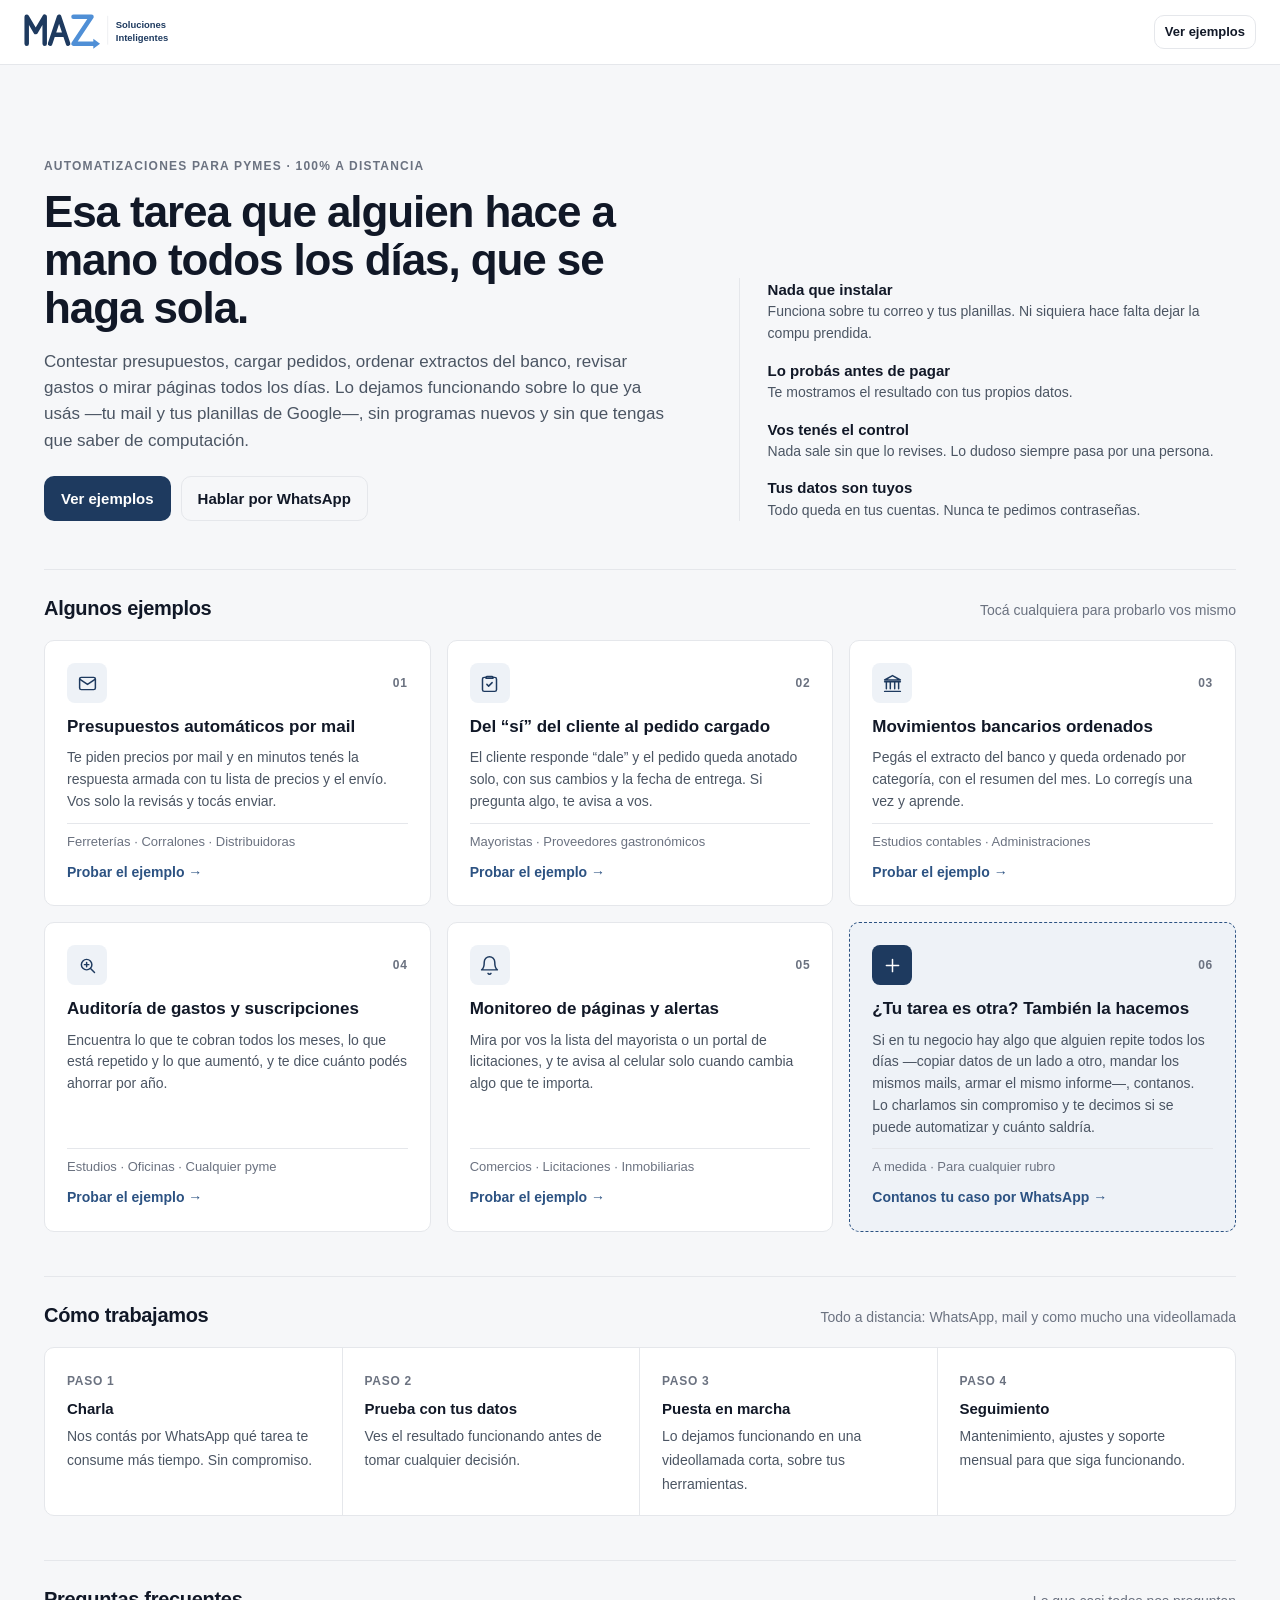
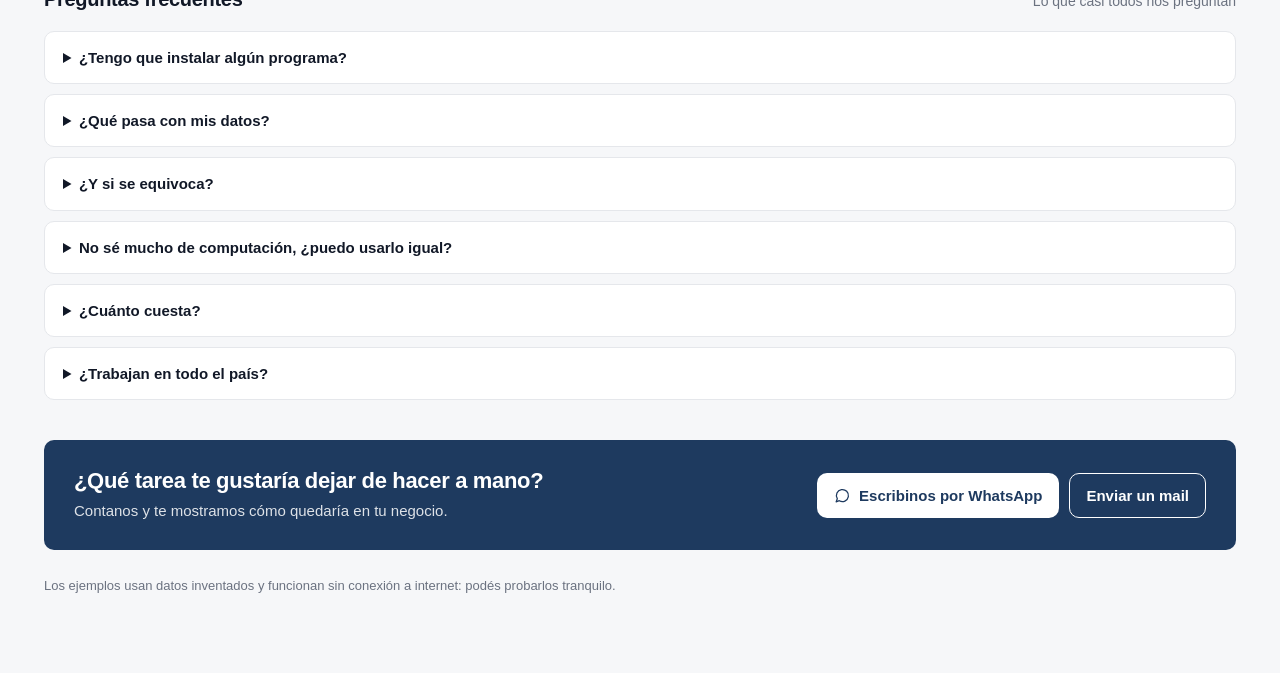
<file: index.html>
<!doctype html>
<html lang="es">
<head>
<meta charset="utf-8">
<meta name="viewport" content="width=device-width, initial-scale=1">
<title>MAZ Soluciones Inteligentes</title>
<meta name="description" content="Automatización con inteligencia artificial para comercios, estudios y pymes: presupuestos, pedidos, extractos bancarios, gastos y alertas. Probá las demostraciones.">
<meta property="og:title" content="MAZ Soluciones Inteligentes">
<meta property="og:description" content="Menos tareas repetitivas, más tiempo para tu negocio. Probá las demostraciones interactivas.">
<meta property="og:type" content="website">
<link rel="icon" type="image/svg+xml" href="marca/maz-icono.svg">
<meta property="og:image" content="https://mazsolucionesinteligentes.github.io/marca/maz-vista-previa.png">
<link rel="stylesheet" href="estilo.css">
<style>
  .intro { padding: 64px 0 40px; display: grid; grid-template-columns: 1.3fr 1fr; gap: 48px; align-items: end; }
  .intro .kicker { color: var(--ink-3); font-weight: 600; font-size: 12px; letter-spacing: .1em; text-transform: uppercase; }
  .intro h1 { font-size: 44px; font-weight: 700; margin: 12px 0 16px; line-height: 1.1; letter-spacing: -.025em; }
  .intro p { font-size: 17px; color: var(--ink-2); margin: 0; max-width: 620px; }
  .facts { display: grid; gap: 14px; border-left: 1px solid var(--line); padding-left: 28px; }
  .facts div { font-size: 14px; color: var(--ink-2); }
  .facts b { display: block; font-size: 15px; color: var(--ink); }
  .section-title { display: flex; align-items: baseline; justify-content: space-between; gap: 12px;
    border-top: 1px solid var(--line); padding-top: 26px; margin: 8px 0 18px; }
  .section-title h2 { font-size: 20px; font-weight: 650; }
  .section-title span { color: var(--ink-3); font-size: 14px; }
  .grid { display: grid; grid-template-columns: repeat(auto-fill, minmax(330px, 1fr)); gap: 16px; }
  .sol {
    display: flex; flex-direction: column; gap: 10px; text-decoration: none; color: inherit;
    background: var(--panel); border: 1px solid var(--line); border-radius: var(--radius); padding: 22px;
    transition: border-color .15s ease, box-shadow .15s ease;
  }
  .sol:hover { border-color: var(--accent-2); box-shadow: 0 6px 20px rgba(16, 24, 40, .07); }
  .sol .top { display: flex; align-items: center; justify-content: space-between; }
  .sol .ic { width: 40px; height: 40px; border-radius: 8px; background: var(--accent-soft); color: var(--accent);
    display: grid; place-items: center; }
  .sol .ic svg { width: 21px; height: 21px; }
  .sol .n { font-size: 12px; color: var(--ink-3); font-weight: 600; letter-spacing: .06em; }
  .sol h3 { font-size: 17px; font-weight: 650; margin-top: 4px; }
  .sol p { margin: 0; color: var(--ink-2); font-size: 14px; }
  .sol .for { color: var(--ink-3); font-size: 13px; margin-top: auto; padding-top: 8px; border-top: 1px solid var(--line); }
  .sol .go { color: var(--accent-2); font-weight: 600; font-size: 14px; }
  .how { display: grid; grid-template-columns: repeat(4, 1fr); gap: 0; margin-top: 8px;
    border: 1px solid var(--line); border-radius: var(--radius); background: var(--panel); overflow: hidden; }
  .how div { padding: 20px 22px; border-right: 1px solid var(--line); }
  .how div:last-child { border-right: 0; }
  .how .k { font-size: 12px; color: var(--ink-3); font-weight: 600; letter-spacing: .06em; }
  .how b { display: block; margin: 6px 0 4px; font-size: 15px; }
  .how span { color: var(--ink-2); font-size: 14px; }
  .contact { margin-top: 40px; display: flex; align-items: center; justify-content: space-between; gap: 20px; flex-wrap: wrap;
    background: var(--accent); color: var(--accent-ink); border-radius: var(--radius); padding: 28px 30px; }
  .contact h2 { font-size: 22px; font-weight: 650; }
  .contact p { margin: 4px 0 0; opacity: .85; }
  .contact .btn { background: var(--accent-ink); color: var(--accent); }
  .contact .btn.ghost-inv { background: transparent; color: var(--accent-ink); border-color: currentColor; }
  .note { margin-top: 26px; color: var(--ink-3); font-size: 13px; }
  @media (max-width: 900px) {
    .intro { grid-template-columns: 1fr; gap: 28px; padding-top: 36px; }
    .facts { border-left: 0; padding-left: 0; border-top: 1px solid var(--line); padding-top: 20px; }
    .how { grid-template-columns: 1fr 1fr; }
    .how div:nth-child(2) { border-right: 0; }
    .how div:nth-child(-n+2) { border-bottom: 1px solid var(--line); }
  }
  @media (max-width: 600px) {
    .intro h1 { font-size: 32px; }
    .grid { grid-template-columns: 1fr; }
    .how { grid-template-columns: 1fr; }
    .how div { border-right: 0; border-bottom: 1px solid var(--line); }
  }
  .hero-cta { display: flex; gap: 10px; flex-wrap: wrap; margin-top: 22px; }
  .sol.custom { border-style: dashed; border-color: var(--accent-2); background: var(--accent-soft); }
  .sol.custom .ic { background: var(--accent); color: var(--accent-ink); }
  .faq { display: grid; gap: 10px; }
  .faq details { background: var(--panel); border: 1px solid var(--line); border-radius: var(--radius); padding: 14px 18px; }
  .faq summary { cursor: pointer; font-weight: 600; }
  .faq p { margin: 8px 0 0; color: var(--ink-2); }
</style>
</head>
<body>
<header class="topbar">
  <a class="brand" href="index.html"><svg class="brand-logo" viewBox="-6 -6 341 80" role="img" aria-label="MAZ Soluciones Inteligentes"><g fill="none" stroke-width="10" stroke-linejoin="round" stroke-linecap="round"><path class="lg-ink" d="M0 60 V0 L20 34 L40 0 V60 M52 60 L72 0 L92 60 M59.5 40 H84.5"/><path class="lg-acc" d="M104 0 H144 L104 60 H150"/></g><path class="lg-acc-f" d="M148 49 L163 60 L148 71 Z"/><line class="lg-div" x1="180" y1="-2" x2="180" y2="62" stroke-width="1.5"/><text class="lg-txt" x="198" y="25" font-size="21" font-weight="650">Soluciones</text><text class="lg-txt" x="198" y="53" font-size="21" font-weight="650">Inteligentes</text></svg></a>
  <span class="spacer"></span>
  <a class="btn ghost small" href="#soluciones">Ver ejemplos</a>
</header>

<main class="wrap">
  <section class="intro">
    <div>
      <div class="kicker">Automatizaciones para pymes · 100% a distancia</div>
      <h1>Esa tarea que alguien hace a mano todos los días, que se haga sola.</h1>
      <p>Contestar presupuestos, cargar pedidos, ordenar extractos del banco, revisar gastos o mirar páginas todos los días.
        Lo dejamos funcionando sobre lo que ya usás —tu mail y tus planillas de Google—, sin programas nuevos y sin que tengas que saber de computación.</p>
      <div class="hero-cta">
        <a class="btn" href="#soluciones">Ver ejemplos</a>
        <a class="btn ghost" href="https://wa.me/5491150196418?text=Hola%2C%20vi%20la%20p%C3%A1gina%20de%20MAZ%20y%20quer%C3%ADa%20consultar" target="_blank" rel="noopener">Hablar por WhatsApp</a>
      </div>
    </div>
    <div class="facts">
      <div><b>Nada que instalar</b>Funciona sobre tu correo y tus planillas. Ni siquiera hace falta dejar la compu prendida.</div>
      <div><b>Lo probás antes de pagar</b>Te mostramos el resultado con tus propios datos.</div>
      <div><b>Vos tenés el control</b>Nada sale sin que lo revises. Lo dudoso siempre pasa por una persona.</div>
      <div><b>Tus datos son tuyos</b>Todo queda en tus cuentas. Nunca te pedimos contraseñas.</div>
    </div>
  </section>

  <div class="section-title" id="soluciones"><h2>Algunos ejemplos</h2><span>Tocá cualquiera para probarlo vos mismo</span></div>

  <div class="grid">
    <a class="sol" href="1-presupuestos-por-mail.html">
      <div class="top"><span class="ic"><svg viewBox="0 0 24 24" fill="none" stroke="currentColor" stroke-width="1.7" stroke-linecap="round" stroke-linejoin="round"><rect x="3" y="5" width="18" height="14" rx="2"/><path d="m3 7 9 6 9-6"/></svg></span><span class="n">01</span></div>
      <h3>Presupuestos automáticos por mail</h3>
      <p>Te piden precios por mail y en minutos tenés la respuesta armada con tu lista de precios y el envío. Vos solo la revisás y tocás enviar.</p>
      <div class="for">Ferreterías · Corralones · Distribuidoras</div>
      <span class="go">Probar el ejemplo →</span>
    </a>
    <a class="sol" href="2-pedido-aprobado.html">
      <div class="top"><span class="ic"><svg viewBox="0 0 24 24" fill="none" stroke="currentColor" stroke-width="1.7" stroke-linecap="round" stroke-linejoin="round"><path d="M9 4h6a1 1 0 0 1 1 1v1H8V5a1 1 0 0 1 1-1Z"/><path d="M16 5h2a2 2 0 0 1 2 2v12a2 2 0 0 1-2 2H6a2 2 0 0 1-2-2V7a2 2 0 0 1 2-2h2"/><path d="m9 13 2 2 4-4"/></svg></span><span class="n">02</span></div>
      <h3>Del “sí” del cliente al pedido cargado</h3>
      <p>El cliente responde “dale” y el pedido queda anotado solo, con sus cambios y la fecha de entrega. Si pregunta algo, te avisa a vos.</p>
      <div class="for">Mayoristas · Proveedores gastronómicos</div>
      <span class="go">Probar el ejemplo →</span>
    </a>
    <a class="sol" href="3-movimientos-bancarios.html">
      <div class="top"><span class="ic"><svg viewBox="0 0 24 24" fill="none" stroke="currentColor" stroke-width="1.7" stroke-linecap="round" stroke-linejoin="round"><path d="M3 10h18"/><path d="m12 3 9 5H3l9-5Z"/><path d="M5 10v8M9.5 10v8M14.5 10v8M19 10v8"/><path d="M3 21h18"/></svg></span><span class="n">03</span></div>
      <h3>Movimientos bancarios ordenados</h3>
      <p>Pegás el extracto del banco y queda ordenado por categoría, con el resumen del mes. Lo corregís una vez y aprende.</p>
      <div class="for">Estudios contables · Administraciones</div>
      <span class="go">Probar el ejemplo →</span>
    </a>
    <a class="sol" href="4-auditoria-suscripciones.html">
      <div class="top"><span class="ic"><svg viewBox="0 0 24 24" fill="none" stroke="currentColor" stroke-width="1.7" stroke-linecap="round" stroke-linejoin="round"><circle cx="11" cy="11" r="6"/><path d="m20 20-4.5-4.5"/><path d="M11 8.5v5M8.5 11h5"/></svg></span><span class="n">04</span></div>
      <h3>Auditoría de gastos y suscripciones</h3>
      <p>Encuentra lo que te cobran todos los meses, lo que está repetido y lo que aumentó, y te dice cuánto podés ahorrar por año.</p>
      <div class="for">Estudios · Oficinas · Cualquier pyme</div>
      <span class="go">Probar el ejemplo →</span>
    </a>
    <a class="sol" href="5-vigilar-web.html">
      <div class="top"><span class="ic"><svg viewBox="0 0 24 24" fill="none" stroke="currentColor" stroke-width="1.7" stroke-linecap="round" stroke-linejoin="round"><path d="M6 8a6 6 0 0 1 12 0c0 7 3 9 3 9H3s3-2 3-9"/><path d="M10.3 21a1.94 1.94 0 0 0 3.4 0"/></svg></span><span class="n">05</span></div>
      <h3>Monitoreo de páginas y alertas</h3>
      <p>Mira por vos la lista del mayorista o un portal de licitaciones, y te avisa al celular solo cuando cambia algo que te importa.</p>
      <div class="for">Comercios · Licitaciones · Inmobiliarias</div>
      <span class="go">Probar el ejemplo →</span>
    </a>
    <a class="sol custom" href="https://wa.me/5491150196418?text=Hola%2C%20tengo%20otra%20tarea%20repetitiva%20que%20quiero%20dejar%20de%20hacer%20a%20mano%3A%20" target="_blank" rel="noopener">
      <div class="top"><span class="ic"><svg viewBox="0 0 24 24" fill="none" stroke="currentColor" stroke-width="1.7" stroke-linecap="round" stroke-linejoin="round"><path d="M12 5v14M5 12h14"/></svg></span><span class="n">06</span></div>
      <h3>¿Tu tarea es otra? También la hacemos</h3>
      <p>Si en tu negocio hay algo que alguien repite todos los días —copiar datos de un lado a otro, mandar los mismos mails, armar el mismo informe—, contanos. Lo charlamos sin compromiso y te decimos si se puede automatizar y cuánto saldría.</p>
      <div class="for">A medida · Para cualquier rubro</div>
      <span class="go">Contanos tu caso por WhatsApp →</span>
    </a>
  </div>

  <div class="section-title" style="margin-top:44px"><h2>Cómo trabajamos</h2><span>Todo a distancia: WhatsApp, mail y como mucho una videollamada</span></div>
  <section class="how">
    <div><span class="k">PASO 1</span><b>Charla</b><span>Nos contás por WhatsApp qué tarea te consume más tiempo. Sin compromiso.</span></div>
    <div><span class="k">PASO 2</span><b>Prueba con tus datos</b><span>Ves el resultado funcionando antes de tomar cualquier decisión.</span></div>
    <div><span class="k">PASO 3</span><b>Puesta en marcha</b><span>Lo dejamos funcionando en una videollamada corta, sobre tus herramientas.</span></div>
    <div><span class="k">PASO 4</span><b>Seguimiento</b><span>Mantenimiento, ajustes y soporte mensual para que siga funcionando.</span></div>
  </section>

  <div class="section-title" style="margin-top:44px"><h2>Preguntas frecuentes</h2><span>Lo que casi todos nos preguntan</span></div>
  <section class="faq">
    <details><summary>¿Tengo que instalar algún programa?</summary><p>No. Funciona sobre tu cuenta de Google (Gmail y planillas) o directamente en el navegador. No hace falta dejar la computadora prendida.</p></details>
    <details><summary>¿Qué pasa con mis datos?</summary><p>Quedan en tus cuentas. No te pedimos contraseñas ni claves del banco, y en las soluciones con datos sensibles (bancos, tarjetas) la información nunca pasa por nosotros.</p></details>
    <details><summary>¿Y si se equivoca?</summary><p>Lo que no entiende no lo inventa: te lo marca para que lo veas vos. En los presupuestos, nada se envía sin que lo revises.</p></details>
    <details><summary>No sé mucho de computación, ¿puedo usarlo igual?</summary><p>Sí. Lo dejamos andando nosotros y te queda funcionando solo. Te explicamos lo poco que tenés que hacer, paso a paso.</p></details>
    <details><summary>¿Cuánto cuesta?</summary><p>Depende de la solución. Siempre es un precio fijo, sin sorpresas, y lo ves funcionando con tus datos antes de decidir.</p></details>
    <details><summary>¿Trabajan en todo el país?</summary><p>Sí: todo se hace a distancia, por WhatsApp, mail y videollamada.</p></details>
  </section>

  <section class="contact">
    <div><h2>¿Qué tarea te gustaría dejar de hacer a mano?</h2><p>Contanos y te mostramos cómo quedaría en tu negocio.</p></div>
    <div class="row">
      <a class="btn wa" href="https://wa.me/5491150196418?text=Hola%2C%20vi%20la%20p%C3%A1gina%20de%20MAZ%20Soluciones%20Inteligentes%20y%20quer%C3%ADa%20consultar%20por" target="_blank" rel="noopener">
        <svg viewBox="0 0 24 24" width="17" height="17" fill="none" stroke="currentColor" stroke-width="1.8" stroke-linecap="round" stroke-linejoin="round"><path d="M3 21l1.65-4.5A8.5 8.5 0 1 1 7.5 19.35Z"/></svg>Escribinos por WhatsApp</a>
      <a class="btn ghost-inv" href="mailto:mazsolucionesinteligentes@gmail.com?subject=Consulta%20-%20MAZ%20Soluciones%20Inteligentes">Enviar un mail</a>
    </div>
  </section>

  <p class="note">Los ejemplos usan datos inventados y funcionan sin conexión a internet: podés probarlos tranquilo.</p>
</main>
</body>
</html>
</file>
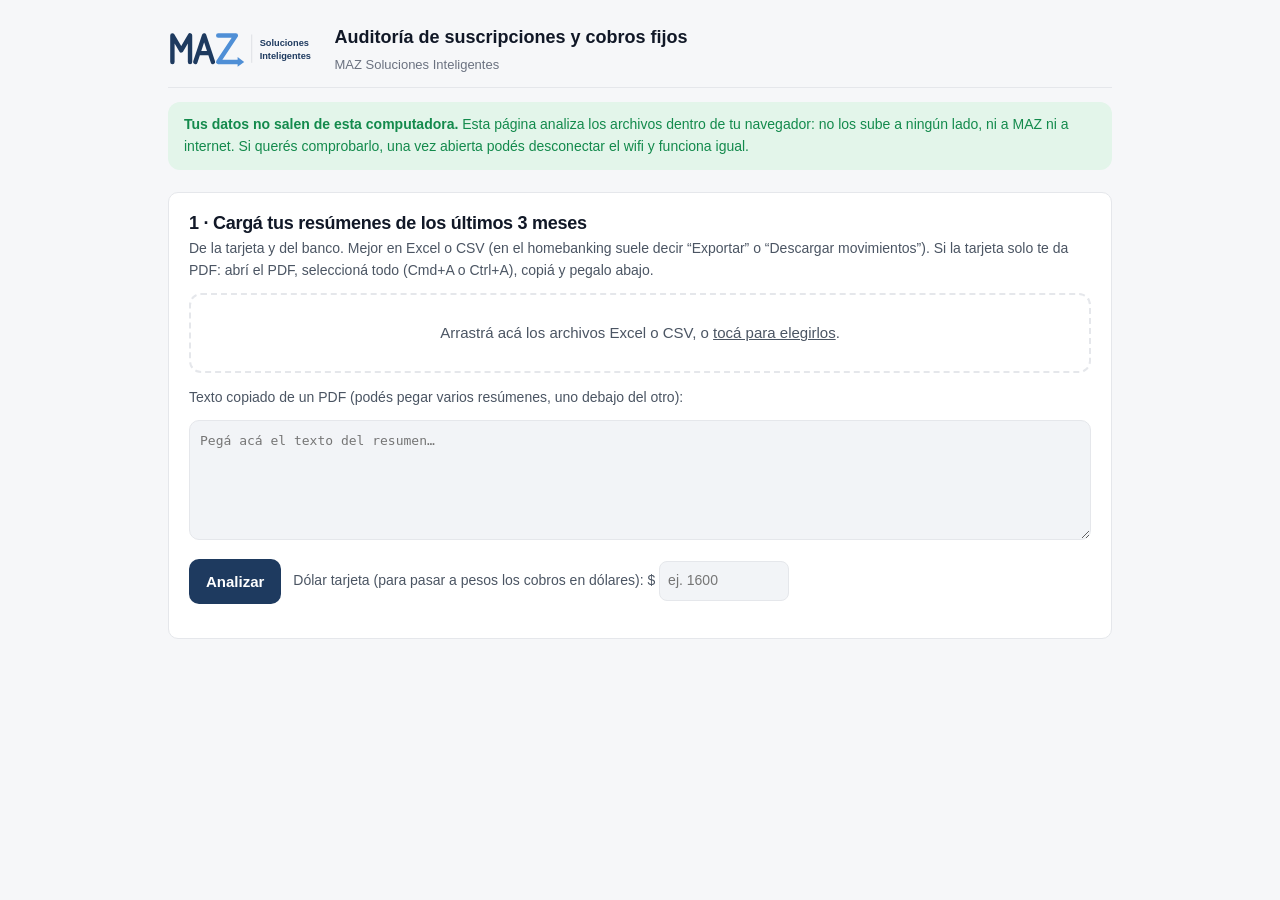
<file: auditoria/index.html>
<!doctype html>
<html lang="es">
<head>
<meta charset="utf-8">
<meta name="viewport" content="width=device-width, initial-scale=1">
<meta name="robots" content="noindex, nofollow">
<title>Auditoría de suscripciones · MAZ Soluciones Inteligentes</title>
<link rel="stylesheet" href="../estilo.css">
<style>
  .w { max-width: 980px; margin: 0 auto; padding: 24px 18px 80px; }
  .privado { background: var(--ok-soft); color: var(--ok); border-radius: 12px; padding: 12px 16px; font-size: 14px; margin: 14px 0 22px; }
  .privado b { color: var(--ok); }
  .paso { background: var(--panel); border: 1px solid var(--line); border-radius: var(--radius); padding: 20px; margin: 16px 0; }
  .paso h2 { font-size: 18px; margin: 0 0 4px; } .paso .bajada { color: var(--ink-2); font-size: 14px; margin: 0 0 12px; }
  .drop { border: 2px dashed var(--line); border-radius: 12px; padding: 26px; text-align: center; color: var(--ink-2); cursor: pointer; }
  .drop.over { border-color: var(--accent); background: var(--accent-soft); }
  textarea { width: 100%; min-height: 120px; font: 13px/1.5 var(--mono); border: 1px solid var(--line); border-radius: 10px; padding: 10px; box-sizing: border-box; }
  .archivos { font-size: 13px; color: var(--ink-2); margin: 8px 0 0; }
  .fila { display: flex; gap: 12px; align-items: center; flex-wrap: wrap; margin-top: 12px; }
  .fila label { font-size: 14px; color: var(--ink-2); }
  .fila input[type=number] { width: 130px; padding: 8px; border: 1px solid var(--line); border-radius: 8px; font: inherit; }
  .resumen-lectura { font-size: 14px; color: var(--ink-2); }
  .subs { display: grid; gap: 10px; }
  .sub { display: grid; grid-template-columns: 1fr auto; gap: 6px 14px; border: 1px solid var(--line); border-radius: 12px; padding: 12px 14px; background: var(--panel); }
  .sub.no { background: var(--bad-soft); } .sub.si { opacity: .8; } .sub.oculta { display: none; }
  .sub .nombre { font-weight: 650; } .sub .det { color: var(--ink-3); font-size: 12px; }
  .sub .precio { text-align: right; font-weight: 700; font-variant-numeric: tabular-nums; }
  .sub .precio small { display: block; font-weight: 500; color: var(--ink-3); font-size: 11px; }
  .avisos { grid-column: 1 / -1; display: flex; gap: 6px; flex-wrap: wrap; }
  .aviso { font-size: 12px; border-radius: 99px; padding: 2px 10px; background: var(--warn-soft); color: var(--warn); font-weight: 600; }
  .aviso.duplicado, .aviso.doble { background: var(--bad-soft); color: var(--bad); }
  .ctrl { grid-column: 1 / -1; display: flex; gap: 8px; align-items: center; flex-wrap: wrap; }
  .seg { display: inline-flex; border: 1px solid var(--line); border-radius: 9px; overflow: hidden; }
  .seg button { font: inherit; font-size: 13px; padding: 6px 12px; border: 0; background: transparent; color: var(--ink-2); cursor: pointer; }
  .seg button + button { border-left: 1px solid var(--line); }
  .seg button.on.si { background: var(--ok-soft); color: var(--ok); font-weight: 700; }
  .seg button.on.no { background: var(--bad-soft); color: var(--bad); font-weight: 700; }
  .seg button.on.nose { background: var(--warn-soft); color: var(--warn); font-weight: 700; }
  .link { background: none; border: 0; color: var(--ink-3); font: inherit; font-size: 12px; text-decoration: underline; cursor: pointer; padding: 0; }
  .ahorro { display: grid; grid-template-columns: 1fr 1fr; gap: 12px; }
  .big { text-align: center; padding: 18px; border-radius: 14px; background: var(--ok-soft); }
  .big .l { font-size: 13px; font-weight: 600; color: var(--ok); }
  .big .v { font-size: 34px; font-weight: 800; color: var(--ok); font-variant-numeric: tabular-nums; line-height: 1.15; }
  .big .s { font-size: 13px; color: var(--ink-2); }
  .maz { border: 2px solid var(--accent); border-radius: 14px; padding: 18px; text-align: center; }
  .maz .v { font-size: 30px; font-weight: 800; }
  .oculto { display: none; }
  details { font-size: 13px; color: var(--ink-2); margin-top: 10px; }
  @media (max-width: 640px) { .ahorro { grid-template-columns: 1fr; } }
  @media print {
    .no-print, .ctrl, .drop, textarea, .privado { display: none !important; }
    .paso { border: 0; padding: 0; }
    .sub { break-inside: avoid; }
  }
</style>
</head>
<body>
<div class="w">
  <header style="display:flex;align-items:center;gap:14px;border-bottom:1px solid var(--line);padding-bottom:12px">
    <img src="../marca/maz-logo.svg" alt="MAZ" style="height:38px" onerror="this.style.display='none'">
    <div><b style="font-size:18px">Auditoría de suscripciones y cobros fijos</b><br><span style="color:var(--ink-3);font-size:13px">MAZ Soluciones Inteligentes</span></div>
  </header>

  <div class="privado no-print"><b>Tus datos no salen de esta computadora.</b> Esta página analiza los archivos dentro de tu navegador: no los sube a ningún lado, ni a MAZ ni a internet. Si querés comprobarlo, una vez abierta podés desconectar el wifi y funciona igual.</div>

  <section class="paso no-print" id="paso1">
    <h2>1 · Cargá tus resúmenes de los últimos 3 meses</h2>
    <p class="bajada">De la tarjeta y del banco. Mejor en Excel o CSV (en el homebanking suele decir “Exportar” o “Descargar movimientos”). Si la tarjeta solo te da PDF: abrí el PDF, seleccioná todo (Cmd+A o Ctrl+A), copiá y pegalo abajo.</p>
    <div class="drop" id="drop">Arrastrá acá los archivos Excel o CSV, o <u>tocá para elegirlos</u>.<input type="file" id="archivo" multiple accept=".xlsx,.xls,.csv,.txt" hidden></div>
    <div class="archivos" id="archivos"></div>
    <p class="bajada" style="margin-top:14px">Texto copiado de un PDF (podés pegar varios resúmenes, uno debajo del otro):</p>
    <textarea id="texto" placeholder="Pegá acá el texto del resumen…"></textarea>
    <div class="fila">
      <button class="btn" id="analizar">Analizar</button>
      <label>Dólar tarjeta (para pasar a pesos los cobros en dólares): $ <input type="number" id="dolar" min="0" step="1" placeholder="ej. 1600"></label>
    </div>
    <p class="resumen-lectura" id="lectura"></p>
  </section>

  <section class="paso oculto" id="paso2">
    <h2>2 · Marcá qué usan y qué no</h2>
    <p class="bajada">Estos son los cobros que se repiten. Los que tienen avisos en rojo o naranja son los primeros a revisar. Si algo no es una suscripción, tocá “no es un cobro fijo”.</p>
    <div class="subs" id="subs"></div>
    <details class="no-print"><summary>Ver líneas que no se pudieron leer</summary><pre id="ignoradas" style="white-space:pre-wrap"></pre></details>
  </section>

  <section class="paso oculto" id="paso3">
    <h2>3 · Lo que podés ahorrar</h2>
    <div class="ahorro">
      <div class="big"><div class="l">AHORRO POR MES</div><div class="v" id="ahMes">$ 0</div><div class="s" id="ahMesS"></div></div>
      <div class="big"><div class="l">AHORRO POR AÑO</div><div class="v" id="ahAnio">$ 0</div><div class="s">dando de baja lo marcado “No lo usamos”</div></div>
    </div>
    <p class="bajada" id="totalFijo" style="margin-top:12px"></p>
    <div class="fila no-print">
      <button class="btn" id="imprimir">Descargar informe (PDF)</button>
      <button class="btn ghost" id="verMaz">Resumen para MAZ</button>
    </div>
    <div class="maz oculto" id="maz">
      <div style="font-size:13px;color:var(--ink-3);font-weight:600">RESUMEN PARA MAZ · solo el total, sin detalles</div>
      <div class="v" id="mazV"></div>
      <div id="mazS" style="color:var(--ink-2)"></div>
      <p style="font-size:13px;color:var(--ink-3)">Sacale una captura a este recuadro y mandásela a MAZ.</p>
    </div>
  </section>
</div>

<script src="xlsx.full.min.js"></script>
<script src="motor.js"></script>
<script>
(function () {
  const M = window.MotorAuditoria;
  const $ = id => document.getElementById(id);
  const archivos = []; // { nombre, movimientos, ignoradas }
  let items = [], estado = {}; // estado[id] = { uso: 'si'|'no'|'nose', oculto, moneda }

  const pesos = n => '$ ' + Math.round(n).toLocaleString('es-AR');
  const dinero = (n, mon) => mon === 'USD' ? 'US$ ' + n.toLocaleString('es-AR', { maximumFractionDigits: 2 }) : pesos(n);
  const escapar = s => String(s).replace(/[&<>"]/g, c => ({ '&': '&amp;', '<': '&lt;', '>': '&gt;', '"': '&quot;' }[c]));

  // ---- carga de archivos (todo local) ----
  const drop = $('drop'), input = $('archivo');
  drop.onclick = () => input.click();
  drop.ondragover = e => { e.preventDefault(); drop.classList.add('over'); };
  drop.ondragleave = () => drop.classList.remove('over');
  drop.ondrop = e => { e.preventDefault(); drop.classList.remove('over'); leerArchivos(e.dataTransfer.files); };
  input.onchange = () => leerArchivos(input.files);

  function leerArchivos(lista) {
    for (const f of lista) {
      const lector = new FileReader();
      lector.onload = () => {
        try {
          const libro = XLSX.read(new Uint8Array(lector.result), { type: 'array', cellDates: true, raw: false });
          let movs = [], ign = [];
          for (const hoja of libro.SheetNames) {
            const filas = XLSX.utils.sheet_to_json(libro.Sheets[hoja], { header: 1, defval: '', raw: true });
            const r = M.leerTabla(filas, f.name);
            movs = movs.concat(r.movimientos); ign = ign.concat(r.ignoradas);
          }
          archivos.push({ nombre: f.name, movimientos: movs, ignoradas: ign });
        } catch (e) {
          archivos.push({ nombre: f.name, movimientos: [], ignoradas: ['No se pudo leer el archivo: ' + e.message] });
        }
        mostrarArchivos();
      };
      lector.readAsArrayBuffer(f);
    }
  }
  function mostrarArchivos() {
    $('archivos').innerHTML = archivos.map(a => '✔ ' + escapar(a.nombre) + ' · ' + a.movimientos.length + ' consumos leídos').join('<br>');
  }

  // ---- análisis ----
  $('analizar').onclick = () => {
    let movs = [], ign = [];
    for (const a of archivos) { movs = movs.concat(a.movimientos); ign = ign.concat(a.ignoradas); }
    if ($('texto').value.trim()) {
      const r = M.leerTexto($('texto').value, 'texto pegado');
      movs = movs.concat(r.movimientos); ign = ign.concat(r.ignoradas);
    }
    if (!movs.length) { $('lectura').textContent = 'No encontré consumos. Revisá que el archivo tenga fecha, descripción e importe, o pegá el texto del resumen.'; return; }
    const res = M.analizar(movs);
    items = res.items; estado = {};
    for (const it of items) estado[it.id] = { uso: 'nose', oculto: false, moneda: it.moneda };
    $('lectura').textContent = 'Leí ' + movs.length + ' consumos de ' + res.meses.length + ' mes(es) (' + res.meses.map(M.nombreMes).join(', ') + ') y encontré ' + items.length + ' cobros que se repiten.'
      + (res.meses.length < 2 ? ' Con un solo mes no se pueden ver repeticiones: cargá al menos 2 o 3 meses.' : '');
    $('ignoradas').textContent = ign.length ? ign.slice(0, 200).join('\n') : 'Ninguna.';
    pintar();
    $('paso2').classList.remove('oculto'); $('paso3').classList.remove('oculto');
    $('paso2').scrollIntoView({ behavior: 'smooth' });
  };

  function pintar() {
    $('subs').innerHTML = items.map(it => {
      const e = estado[it.id];
      return '<div class="sub ' + (e.uso !== 'nose' ? e.uso : '') + (e.oculto ? ' oculta' : '') + '" data-id="' + escapar(it.id) + '">'
        + '<div><div class="nombre">' + escapar(it.nombre) + '</div><div class="det">' + escapar(it.categoria) + ' · ' + escapar(it.detalle) + ' · ' + it.meses + ' mes(es)</div></div>'
        + '<div class="precio">' + dinero(it.mensual, e.moneda) + '<small>por mes</small></div>'
        + (it.avisos.length ? '<div class="avisos">' + it.avisos.map(a => '<span class="aviso ' + a.tipo + '">' + escapar(a.texto) + '</span>').join('') + '</div>' : '')
        + '<div class="ctrl"><span class="seg">'
        + ['si', 'no', 'nose'].map(v => '<button data-uso="' + v + '" class="' + v + (e.uso === v ? ' on' : '') + '">' + { si: 'Lo usamos', no: 'No lo usamos', nose: 'No sé' }[v] + '</button>').join('')
        + '</span> <button class="link" data-moneda>' + (e.moneda === 'USD' ? 'es en pesos' : 'es en dólares') + '</button>'
        + ' <button class="link" data-ocultar>no es un cobro fijo</button></div></div>';
    }).join('') || '<p>No encontré cobros que se repitan.</p>';
    calcular();
  }

  $('subs').onclick = ev => {
    const b = ev.target.closest('button'); if (!b) return;
    const id = b.closest('.sub').dataset.id, e = estado[id];
    if (b.dataset.uso) e.uso = b.dataset.uso;
    if (b.hasAttribute('data-moneda')) e.moneda = e.moneda === 'USD' ? '$' : 'USD';
    if (b.hasAttribute('data-ocultar')) e.oculto = true;
    pintar();
  };
  $('dolar').oninput = calcular;

  function enPesos(it) {
    const e = estado[it.id], dolar = Number($('dolar').value) || 0;
    return e.moneda === 'USD' ? (dolar ? it.mensual * dolar : 0) : it.mensual;
  }

  function calcular() {
    const dolar = Number($('dolar').value) || 0;
    const visibles = items.filter(it => !estado[it.id].oculto);
    const no = visibles.filter(it => estado[it.id].uso === 'no');
    const mes = no.reduce((s, it) => s + enPesos(it), 0);
    const usdSinDolar = no.filter(it => estado[it.id].moneda === 'USD' && !dolar);
    $('ahMes').textContent = pesos(mes);
    $('ahAnio').textContent = pesos(mes * 12);
    $('ahMesS').textContent = no.length + ' cobro(s) para dar de baja' + (usdSinDolar.length ? ' · falta el valor del dólar para sumar ' + usdSinDolar.length + ' en dólares' : '');
    const total = visibles.reduce((s, it) => s + enPesos(it), 0);
    $('totalFijo').textContent = 'En total se pagan ' + pesos(total) + ' por mes en cobros fijos (' + pesos(total * 12) + ' por año).';
    $('mazV').textContent = 'Ahorro anual: ' + pesos(mes * 12);
    $('mazS').textContent = no.length + ' servicio(s) para dar de baja · ' + new Date().toLocaleDateString('es-AR');
  }

  $('imprimir').onclick = () => window.print();
  $('verMaz').onclick = () => $('maz').classList.toggle('oculto');
})();
</script>
</body>
</html>
</file>
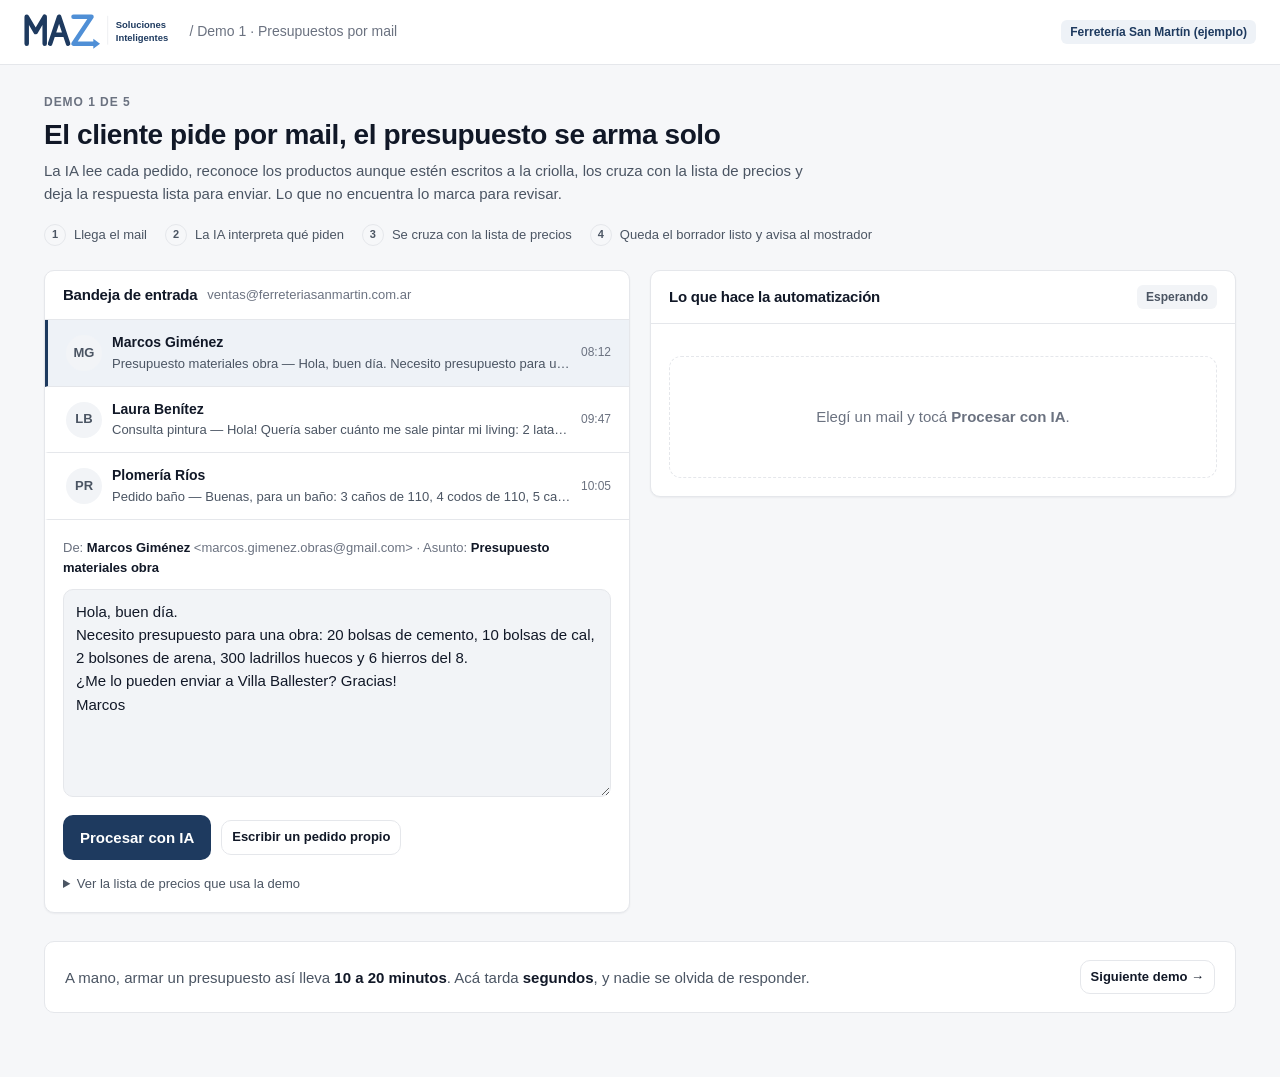
<file: 1-presupuestos-por-mail.html>
<!doctype html>
<html lang="es">
<head>
<meta charset="utf-8">
<meta name="viewport" content="width=device-width, initial-scale=1">
<title>Presupuestos por mail · MAZ Soluciones Inteligentes</title>
<link rel="icon" type="image/svg+xml" href="marca/maz-icono.svg">
<meta property="og:image" content="https://mazsolucionesinteligentes.github.io/marca/maz-vista-previa.png">
<link rel="stylesheet" href="estilo.css">
<style>
  .draft { border: 1px solid var(--line); border-radius: 12px; overflow: hidden; }
  .draft-head { background: var(--panel-2); padding: 10px 14px; font-size: 13px; color: var(--ink-2); display: grid; gap: 2px; }
  .draft-head b { color: var(--ink); }
  .draft-body { padding: 14px; font-size: 14px; }
  .draft-body p { margin: 0 0 10px; }
  .tag-conf { font-size: 11px; font-weight: 700; color: var(--warn); }
  .catalog-toggle { font-size: 13px; }
  details summary { cursor: pointer; color: var(--ink-2); font-size: 13px; }
  .cat-grid { display: grid; grid-template-columns: 1fr auto; gap: 4px 16px; font-size: 13px; margin-top: 8px; color: var(--ink-2); }
</style>
</head>
<body>
<header class="topbar">
  <a class="brand" href="index.html"><svg class="brand-logo" viewBox="-6 -6 341 80" role="img" aria-label="MAZ Soluciones Inteligentes"><g fill="none" stroke-width="10" stroke-linejoin="round" stroke-linecap="round"><path class="lg-ink" d="M0 60 V0 L20 34 L40 0 V60 M52 60 L72 0 L92 60 M59.5 40 H84.5"/><path class="lg-acc" d="M104 0 H144 L104 60 H150"/></g><path class="lg-acc-f" d="M148 49 L163 60 L148 71 Z"/><line class="lg-div" x1="180" y1="-2" x2="180" y2="62" stroke-width="1.5"/><text class="lg-txt" x="198" y="25" font-size="21" font-weight="650">Soluciones</text><text class="lg-txt" x="198" y="53" font-size="21" font-weight="650">Inteligentes</text></svg></a>
  <span class="crumb">/ Demo 1 · Presupuestos por mail</span>
  <span class="spacer"></span>
  <span class="pill accent">Ferretería San Martín (ejemplo)</span>
</header>

<main class="wrap">
  <section class="hero">
    <div class="kicker">Demo 1 de 5</div>
    <h1>El cliente pide por mail, el presupuesto se arma solo</h1>
    <p>La IA lee cada pedido, reconoce los productos aunque estén escritos a la criolla,
      los cruza con la lista de precios y deja la respuesta lista para enviar. Lo que no encuentra lo marca para revisar.</p>
    <ol class="steps">
      <li><b>1</b>Llega el mail</li>
      <li><b>2</b>La IA interpreta qué piden</li>
      <li><b>3</b>Se cruza con la lista de precios</li>
      <li><b>4</b>Queda el borrador listo y avisa al mostrador</li>
    </ol>
  </section>

  <div class="split">
    <!-- ANTES: la bandeja -->
    <section class="card">
      <div class="card-head">
        <h2>Bandeja de entrada</h2><span class="sub">ventas@ferreteriasanmartin.com.ar</span>
      </div>
      <div class="inbox" id="inbox"></div>
      <div class="card-body mail-view">
        <div class="meta" id="meta"></div>
        <textarea id="cuerpo" rows="8" aria-label="Texto del mail"></textarea>
        <div class="row" style="margin-top:12px">
          <button class="btn" id="procesar">Procesar con IA</button>
          <button class="btn ghost small" id="nuevo">Escribir un pedido propio</button>
        </div>
        <details style="margin-top:14px">
          <summary>Ver la lista de precios que usa la demo</summary>
          <div class="cat-grid" id="catalogo"></div>
        </details>
      </div>
    </section>

    <!-- DESPUÉS: el resultado -->
    <section class="card">
      <div class="card-head"><h2>Lo que hace la automatización</h2><span class="spacer"></span><span class="pill" id="estado">Esperando</span></div>
      <div class="card-body">
        <ul class="progress" id="progreso"></ul>
        <div id="resultado">
          <div class="empty"><div class="big"></div>Elegí un mail y tocá <b>Procesar con IA</b>.</div>
        </div>
      </div>
    </section>
  </div>

  <div class="foot">
    <div>A mano, armar un presupuesto así lleva <b>10 a 20 minutos</b>. Acá tarda <b>segundos</b>, y nadie se olvida de responder.</div>
    <span class="spacer"></span>
    <a class="btn ghost small" href="2-pedido-aprobado.html">Siguiente demo →</a>
  </div>
</main>

<script src="comun.js"></script>
<script>
// Lista de precios de ejemplo (precios finales con IVA). kw = cómo lo escribe la gente.
const CATALOGO = [
  { id: "codo110", nombre: "Codo PVC 110 mm a 90°", precio: 3100, kw: ["codos? de 110", "codos? 110", "codos?"] },
  { id: "cano110", nombre: "Caño PVC 110 mm x 4 m", precio: 18500, kw: ["canos? de 110", "canos? 110", "canos? de 4 pulgadas"] },
  { id: "cano40", nombre: "Caño PVC 40 mm x 4 m", precio: 6900, kw: ["canos? de 40", "canos? 40"] },
  { id: "pega", nombre: "Pegamento para PVC 125 cc", precio: 4500, kw: ["pegamentos?", "adhesivo pvc"] },
  { id: "teflon", nombre: "Cinta de teflón", precio: 900, kw: ["teflon(es)?", "cintas? de teflon"] },
  { id: "cemento", nombre: "Cemento Loma Negra 50 kg", precio: 13900, kw: ["cemento"] },
  { id: "cal", nombre: "Cal hidratada 25 kg", precio: 7200, kw: ["cal"] },
  { id: "arena", nombre: "Arena (bolsón 1 m³)", precio: 48000, kw: ["arena"] },
  { id: "lhueco", nombre: "Ladrillo hueco 12x18x33", precio: 690, kw: ["ladrillos? huecos?", "huecos?"] },
  { id: "lcomun", nombre: "Ladrillo común", precio: 260, kw: ["ladrillos? comun(es)?", "ladrillos?"] },
  { id: "hierro8", nombre: "Hierro aletado 8 mm x 12 m", precio: 9800, kw: ["hierros? del 8", "hierros? de 8", "hierros? 8", "hierros? del ocho"] },
  { id: "hierro10", nombre: "Hierro aletado 10 mm x 12 m", precio: 15300, kw: ["hierros? del 10", "hierros? de 10", "hierros? 10"] },
  { id: "latex", nombre: "Látex interior 20 L", precio: 89000, kw: ["latex", "pintura"] },
  { id: "rodillo", nombre: "Rodillo lana 22 cm", precio: 7800, kw: ["rodillos?"] },
  { id: "lija", nombre: "Lija al agua", precio: 600, kw: ["lijas?"] },
  { id: "silicona", nombre: "Silicona transparente 280 ml", precio: 5300, kw: ["siliconas?"] },
  { id: "membrana", nombre: "Membrana líquida 20 kg", precio: 76000, kw: ["membranas?"] },
  { id: "cable", nombre: "Cable unipolar 2,5 mm (por metro)", precio: 680, kw: ["cables?"] },
  { id: "termica", nombre: "Llave térmica 2x20 A", precio: 12400, kw: ["termicas?", "llaves? termicas?"] },
  { id: "tornillos", nombre: "Tornillos autoperforantes x100", precio: 8400, kw: ["tornillos?"] },
  { id: "tarugos", nombre: "Tarugos 8 mm x100", precio: 3900, kw: ["tarugos?"] },
  { id: "clavos", nombre: "Clavos 2\" (kg)", precio: 4600, kw: ["clavos?"] },
  { id: "guantes", nombre: "Guantes de trabajo", precio: 3200, kw: ["guantes?"] },
].map(p => ({ ...p, re: new RegExp("\\b(" + p.kw.join("|") + ")\\b") }));

const ZONAS = { "villa ballester": 9000, "san martin": 6000, "san andres": 7000, "villa maipu": 7000, "caseros": 11000, "jose leon suarez": 12000 };
const DESCUENTO_DESDE = 400000;

const MAILS = [
  { de: "Marcos Giménez", nombre: "Marcos", mail: "marcos.gimenez.obras@gmail.com", asunto: "Presupuesto materiales obra", hora: "08:12",
    texto: "Hola, buen día.\nNecesito presupuesto para una obra: 20 bolsas de cemento, 10 bolsas de cal, 2 bolsones de arena, 300 ladrillos huecos y 6 hierros del 8.\n¿Me lo pueden enviar a Villa Ballester? Gracias!\nMarcos" },
  { de: "Laura Benítez", nombre: "Laura", mail: "laubenitez@hotmail.com", asunto: "Consulta pintura", hora: "09:47",
    texto: "Hola! Quería saber cuánto me sale pintar mi living: 2 latas de látex de 20 litros, un rodillo y lija.\nTambién una silicona.\nPaso a retirar. Saludos, Laura" },
  { de: "Plomería Ríos", nombre: "Damián", mail: "plomeriarios@gmail.com", asunto: "Pedido baño", hora: "10:05",
    texto: "Buenas, para un baño: 3 caños de 110, 4 codos de 110, 5 caños de 40, un pegamento y 2 teflones.\nY un sifón cromado si tienen.\nEnvío a San Martín centro.\nGracias, Damián" },
];

const NUMS = { un: 1, una: 1, uno: 1, dos: 2, tres: 3, cuatro: 4, cinco: 5, seis: 6, siete: 7, ocho: 8, nueve: 9, diez: 10, doce: 12, quince: 15, veinte: 20, "media docena": 6, docena: 12 };
const NUM_RE = new RegExp("\\b(\\d+(?:[.,]\\d+)?|media docena|" + Object.keys(NUMS).filter(k => !k.includes(" ")).join("|") + ")\\b", "g");
const IGNORAR = /presupuesto|obra|saber|gracias|hola|buen|saludos|cuanto|necesito para|para un/;

function cantidadAntes(seg, hasta) {
  let q = null;
  for (const m of seg.slice(0, hasta).matchAll(NUM_RE)) {
    const t = m[1];
    q = /^\d/.test(t) ? parseFloat(t.replace(",", ".")) : NUMS[t];
  }
  return q;
}

// Recupera cómo estaba escrito (con acentos) un texto que se normalizó.
function original(texto, n) {
  const mapa = {};
  for (const w of texto.split(/[^\p{L}\d]+/u)) if (w) mapa[norm(w)] = w.toLowerCase();
  const r = n.split(" ").map(w => mapa[w] || w).join(" ");
  return r.charAt(0).toUpperCase() + r.slice(1);
}
const ZONA_NOMBRE = { "villa ballester": "Villa Ballester", "san martin": "San Martín", "san andres": "San Andrés",
  "villa maipu": "Villa Maipú", "caseros": "Caseros", "jose leon suarez": "José León Suárez" };

// "Entender" el mail: lo parte en pedidos sueltos y reconoce cada producto.
function interpretar(texto) {
  const t = norm(texto);
  const segs = t.split(/[\n,;:]|\. |\by\b(?= ?(?:\d|un |una |dos |tres |cuatro |cinco |seis |lija|rodillo|silicona))|\btambien\b/).map(s => (s || "").trim()).filter(Boolean);
  const items = [], dudas = [];
  for (const seg of segs) {
    const prod = CATALOGO.find(p => p.re.test(seg));
    if (prod) {
      const idx = seg.search(prod.re);
      const q = cantidadAntes(seg, idx) ?? 1;
      const prev = items.find(i => i.p.id === prod.id);
      prev ? prev.q += q : items.push({ p: prod, q, txt: seg });
    } else if (!IGNORAR.test(seg) && NUM_RE.test(seg) && seg.length < 60 && !/envi|retir|entreg|mand/.test(seg)) {
      NUM_RE.lastIndex = 0;
      const q = cantidadAntes(seg, seg.length) ?? 1;
      const nombre = seg.replace(NUM_RE, "").replace(/\bsi tienen\b|\bsi hay\b|^y\b/g, "").replace(/[.!?¿¡]/g, "").replace(/\s+/g, " ").trim();
      if (nombre) dudas.push({ q, nombre: original(texto, nombre) });
    }
    NUM_RE.lastIndex = 0;
  }
  // Entrega
  let entrega = { tipo: "no indicado" };
  if (/retir|paso a buscar|paso por el local/.test(t)) entrega = { tipo: "retira" };
  else if (/envi|entreg|mand|llev|traer/.test(t)) {
    const zona = Object.keys(ZONAS).find(z => t.includes(z));
    entrega = zona ? { tipo: "envio", zona, costo: ZONAS[zona] } : { tipo: "envio", zona: null };
  }
  return { items, dudas, entrega };
}

// ---------- interfaz ----------
let sel = 0;
function pintarBandeja() {
  $("#inbox").innerHTML = MAILS.map((m, i) => `
    <button class="mail-item ${i === sel ? "sel" : ""}" data-i="${i}">
      <span class="avatar">${m.de.split(" ").map(w => w[0]).join("").slice(0, 2)}</span>
      <span><div class="from">${esc(m.de)}</div><div class="subj">${esc(m.asunto)} — ${esc(m.texto.slice(0, 60))}…</div></span>
      <span class="when">${m.hora}</span>
    </button>`).join("");
  const m = MAILS[sel];
  $("#meta").innerHTML = m ? `De: <b>${esc(m.de)}</b> &lt;${esc(m.mail)}&gt; · Asunto: <b>${esc(m.asunto)}</b>` : "Escribí un pedido como lo mandaría un cliente:";
  $("#cuerpo").value = m ? m.texto : "";
}
$("#inbox").addEventListener("click", e => {
  const b = e.target.closest(".mail-item"); if (!b) return;
  sel = +b.dataset.i; pintarBandeja(); limpiar();
});
$("#nuevo").addEventListener("click", () => {
  sel = -1; pintarBandeja(); limpiar();
  $("#cuerpo").placeholder = "Ej: Hola, necesito 5 bolsas de cemento, 2 membranas y un rollo de teflón. Envío a Caseros.";
  $("#cuerpo").focus();
});
$("#catalogo").innerHTML = CATALOGO.map(p => `<span>${esc(p.nombre)}</span><span class="num">${fmtARS(p.precio)}</span>`).join("");

function limpiar() {
  $("#progreso").innerHTML = "";
  $("#estado").className = "pill"; $("#estado").textContent = "Esperando";
  $("#resultado").innerHTML = `<div class="empty"><div class="big"></div>Tocá <b>Procesar con IA</b>.</div>`;
}

$("#procesar").addEventListener("click", async () => {
  const texto = $("#cuerpo").value.trim();
  if (!texto) { $("#cuerpo").focus(); return; }
  const btn = $("#procesar"); btn.disabled = true;
  $("#estado").className = "pill accent"; $("#estado").textContent = "Procesando…";
  $("#resultado").innerHTML = "";
  await correrPasos($("#progreso"), [
    "Leyendo el mail",
    "Identificando productos y cantidades",
    "Buscando precios en la lista",
    "Calculando envío y descuentos",
    "Redactando la respuesta",
  ]);
  const r = interpretar(texto);
  mostrar(r);
  btn.disabled = false;
});

function mostrar({ items, dudas, entrega }) {
  const m = MAILS[sel] || { de: "Cliente", mail: "cliente@ejemplo.com", asunto: "Pedido" };
  const nombre = m.nombre || m.de.split(" ")[0];
  const sub = items.reduce((a, i) => a + i.q * i.p.precio, 0);
  const desc = sub >= DESCUENTO_DESDE ? Math.round(sub * 0.05) : 0;
  const flete = entrega.tipo === "envio" && entrega.costo ? entrega.costo : 0;
  const total = sub - desc + flete;

  if (!items.length) {
    $("#estado").className = "pill warn"; $("#estado").textContent = "Revisar";
    $("#resultado").innerHTML = `<div class="notice warn fade-in"><div><div class="t">No encontré productos de la lista en este mail</div>
      <div class="d">Lo dejé marcado para que lo responda una persona. Probá con productos como cemento, caños de 110, látex, cable, membrana…</div></div></div>`;
    return;
  }

  const filas = items.map(i => `<tr><td>${esc(i.p.nombre)}</td><td class="num">${i.q.toLocaleString("es-AR")}</td><td class="num">${fmtARS(i.p.precio)}</td><td class="num">${fmtARS(i.q * i.p.precio)}</td></tr>`).join("")
    + dudas.map(d => `<tr class="flag"><td>${esc(d.nombre)} <span class="tag-conf">A CONFIRMAR</span></td><td class="num">${d.q}</td><td class="num">—</td><td class="num">—</td></tr>`).join("");
  const lineaEntrega = entrega.tipo === "retira" ? "Retira por el local (Av. San Martín 2450)."
    : entrega.tipo === "envio" && entrega.zona ? `Envío a ${ZONA_NOMBRE[entrega.zona]}: ${fmtARS(flete)}.`
    : entrega.tipo === "envio" ? "Envío: el costo depende de la zona, ¿nos pasás la dirección?"
    : "¿Lo pasás a retirar o te lo enviamos?";

  $("#estado").className = dudas.length ? "pill warn" : "pill ok";
  $("#estado").textContent = dudas.length ? "Listo · 1 cosa a revisar" : "Listo para enviar";

  $("#resultado").innerHTML = `
  <div class="stack fade-in">
    <div class="draft">
      <div class="draft-head">
        <div>Para: <b>${esc(m.mail)}</b></div>
        <div>Asunto: <b>Re: ${esc(m.asunto)}</b></div>
      </div>
      <div class="draft-body">
        <p>Hola ${esc(nombre)}, ¿cómo estás? Te paso el presupuesto:</p>
        <table>
          <thead><tr><th>Producto</th><th class="num">Cant.</th><th class="num">Precio</th><th class="num">Subtotal</th></tr></thead>
          <tbody>${filas}
            <tr><td colspan="3">Subtotal</td><td class="num">${fmtARS(sub)}</td></tr>
            ${desc ? `<tr><td colspan="3">Descuento 5% pago contado o transferencia</td><td class="num">− ${fmtARS(desc)}</td></tr>` : ""}
            ${flete ? `<tr><td colspan="3">Envío</td><td class="num">${fmtARS(flete)}</td></tr>` : ""}
            <tr class="total"><td colspan="3">Total</td><td class="num">${fmtARS(total)}</td></tr>
          </tbody>
        </table>
        <p style="margin-top:12px">${esc(lineaEntrega)}${dudas.length ? ` Lo marcado como <i>a confirmar</i> lo chequeamos en el depósito y te avisamos.` : ""}</p>
        <p>Precios válidos por 48 horas. ¡Cualquier cosa me escribís!<br>Ferretería San Martín</p>
      </div>
    </div>
    <div class="notice ok"><div><div class="t">Borrador guardado en Gmail</div><div class="d">Queda en la conversación con ${esc(m.de)}. Se revisa y se envía con un clic.</div></div></div>
    <div class="notice"><div><div class="t">Aviso al mostrador por WhatsApp</div><div class="d">“Nuevo presupuesto para ${esc(m.de)}: ${fmtARS(total)}${dudas.length ? ` · revisar: ${dudas.map(d => d.nombre).join(", ")}` : ""}”</div></div></div>
    ${dudas.length ? `<div class="notice warn"><div><div class="t">No está en la lista: ${dudas.map(d => esc(d.nombre)).join(", ")}</div><div class="d">No lo inventa: lo deja marcado para que alguien confirme precio y stock.</div></div></div>` : ""}
  </div>`;
}

pintarBandeja();
</script>
</body>
</html>
</file>
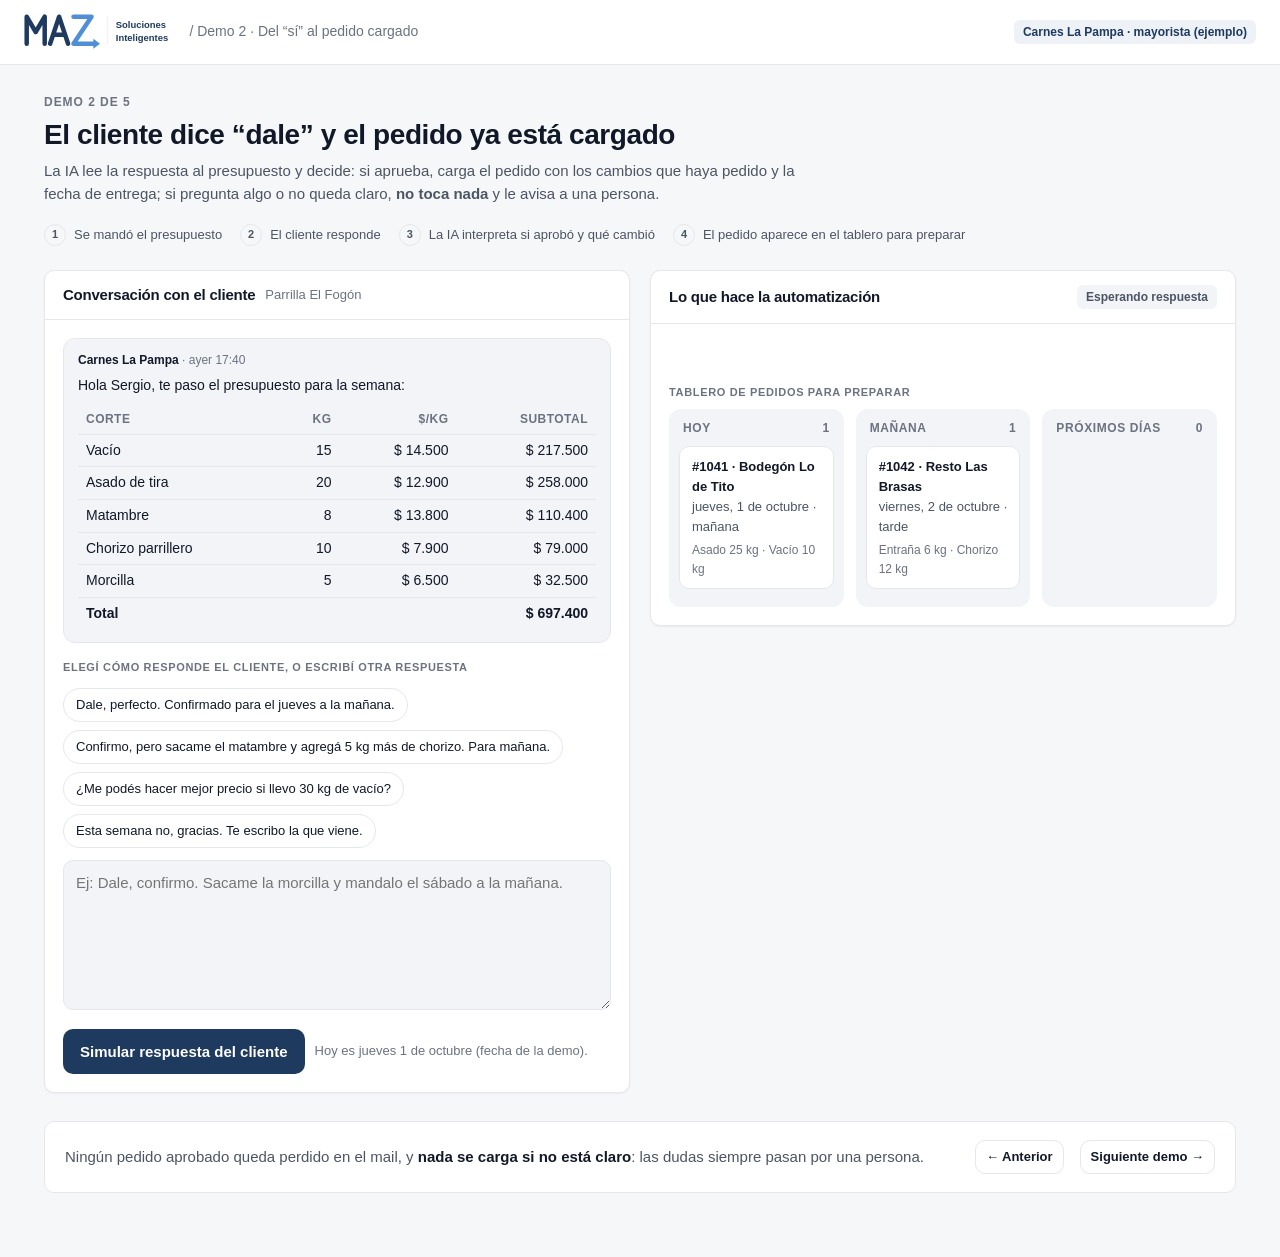
<file: 2-pedido-aprobado.html>
<!doctype html>
<html lang="es">
<head>
<meta charset="utf-8">
<meta name="viewport" content="width=device-width, initial-scale=1">
<title>Del sí al pedido cargado · MAZ Soluciones Inteligentes</title>
<link rel="icon" type="image/svg+xml" href="marca/maz-icono.svg">
<meta property="og:image" content="https://mazsolucionesinteligentes.github.io/marca/maz-vista-previa.png">
<link rel="stylesheet" href="estilo.css">
<style>
  .thread { display: grid; gap: 10px; }
  .bubble { border: 1px solid var(--line); border-radius: 12px; padding: 12px 14px; font-size: 14px; background: var(--panel); }
  .bubble.ours { background: var(--panel-2); }
  .bubble .who { font-size: 12px; color: var(--ink-3); margin-bottom: 6px; }
  .bubble .who b { color: var(--ink); }
  .bubble table td, .bubble table th { padding: 5px 8px; }
  .presets { display: flex; flex-wrap: wrap; gap: 8px; margin: 12px 0; }
  .preset { font: inherit; font-size: 13px; border: 1px solid var(--line); background: var(--panel); color: var(--ink);
    border-radius: 999px; padding: 6px 12px; cursor: pointer; }
  .preset:hover { border-color: var(--accent); color: var(--accent); }
  .board { display: grid; grid-template-columns: repeat(3, 1fr); gap: 12px; }
  @media (max-width: 600px) { .board { grid-template-columns: 1fr; } }
  .col { background: var(--panel-2); border-radius: 12px; padding: 10px; min-height: 140px; }
  .col h3 { font-size: 12px; text-transform: uppercase; letter-spacing: .05em; color: var(--ink-3); margin: 2px 4px 10px; display: flex; justify-content: space-between; }
  .order { background: var(--panel); border: 1px solid var(--line); border-radius: 10px; padding: 10px 12px; margin-bottom: 8px; font-size: 13px; }
  .order .n { font-weight: 700; }
  .order .c { color: var(--ink-2); }
  .order .i { color: var(--ink-3); font-size: 12px; margin-top: 4px; }
  .order.new { border-color: var(--ok); box-shadow: 0 0 0 3px var(--ok-soft); animation: pop .5s ease both; }
  @keyframes pop { from { opacity: 0; transform: scale(.94); } to { opacity: 1; transform: none; } }
  .diff-add { color: var(--ok); font-weight: 600; }
  .diff-del { color: var(--bad); text-decoration: line-through; }
</style>
</head>
<body>
<header class="topbar">
  <a class="brand" href="index.html"><svg class="brand-logo" viewBox="-6 -6 341 80" role="img" aria-label="MAZ Soluciones Inteligentes"><g fill="none" stroke-width="10" stroke-linejoin="round" stroke-linecap="round"><path class="lg-ink" d="M0 60 V0 L20 34 L40 0 V60 M52 60 L72 0 L92 60 M59.5 40 H84.5"/><path class="lg-acc" d="M104 0 H144 L104 60 H150"/></g><path class="lg-acc-f" d="M148 49 L163 60 L148 71 Z"/><line class="lg-div" x1="180" y1="-2" x2="180" y2="62" stroke-width="1.5"/><text class="lg-txt" x="198" y="25" font-size="21" font-weight="650">Soluciones</text><text class="lg-txt" x="198" y="53" font-size="21" font-weight="650">Inteligentes</text></svg></a>
  <span class="crumb">/ Demo 2 · Del “sí” al pedido cargado</span>
  <span class="spacer"></span>
  <span class="pill accent">Carnes La Pampa · mayorista (ejemplo)</span>
</header>

<main class="wrap">
  <section class="hero">
    <div class="kicker">Demo 2 de 5</div>
    <h1>El cliente dice “dale” y el pedido ya está cargado</h1>
    <p>La IA lee la respuesta al presupuesto y decide: si aprueba, carga el pedido con los cambios que haya pedido y la fecha de entrega;
      si pregunta algo o no queda claro, <b>no toca nada</b> y le avisa a una persona.</p>
    <ol class="steps">
      <li><b>1</b>Se mandó el presupuesto</li>
      <li><b>2</b>El cliente responde</li>
      <li><b>3</b>La IA interpreta si aprobó y qué cambió</li>
      <li><b>4</b>El pedido aparece en el tablero para preparar</li>
    </ol>
  </section>

  <div class="split">
    <section class="card">
      <div class="card-head"><h2>Conversación con el cliente</h2><span class="sub">Parrilla El Fogón</span></div>
      <div class="card-body">
        <div class="thread" id="thread"></div>
        <div class="side-label" style="margin-top:16px">Elegí cómo responde el cliente, o escribí otra respuesta</div>
        <div class="presets" id="presets"></div>
        <textarea id="respuesta" rows="3" placeholder="Ej: Dale, confirmo. Sacame la morcilla y mandalo el sábado a la mañana."></textarea>
        <div class="row" style="margin-top:12px">
          <button class="btn" id="enviar">Simular respuesta del cliente</button>
          <span class="muted small">Hoy es jueves 1 de octubre (fecha de la demo).</span>
        </div>
      </div>
    </section>

    <section class="card">
      <div class="card-head"><h2>Lo que hace la automatización</h2><span class="spacer"></span><span class="pill" id="estado">Esperando respuesta</span></div>
      <div class="card-body stack">
        <ul class="progress" id="progreso"></ul>
        <div id="resultado"></div>
        <div>
          <div class="side-label">Tablero de pedidos para preparar</div>
          <div class="board" id="board"></div>
        </div>
      </div>
    </section>
  </div>

  <div class="foot">
    <div>Ningún pedido aprobado queda perdido en el mail, y <b>nada se carga si no está claro</b>: las dudas siempre pasan por una persona.</div>
    <span class="spacer"></span>
    <a class="btn ghost small" href="1-presupuestos-por-mail.html">← Anterior</a>
    <a class="btn ghost small" href="3-movimientos-bancarios.html">Siguiente demo →</a>
  </div>
</main>

<script src="comun.js"></script>
<script>
const PRODUCTOS = [
  { id: "vacio", nombre: "Vacío", kg: 15, precio: 14500, re: /vacio/ },
  { id: "asado", nombre: "Asado de tira", kg: 20, precio: 12900, re: /asado/ },
  { id: "matambre", nombre: "Matambre", kg: 8, precio: 13800, re: /matambre/ },
  { id: "chorizo", nombre: "Chorizo parrillero", kg: 10, precio: 7900, re: /chorizo(?! de bife)/ },
  { id: "morcilla", nombre: "Morcilla", kg: 5, precio: 6500, re: /morcilla/ },
];
const PRESETS = [
  "Dale, perfecto. Confirmado para el jueves a la mañana.",
  "Confirmo, pero sacame el matambre y agregá 5 kg más de chorizo. Para mañana.",
  "¿Me podés hacer mejor precio si llevo 30 kg de vacío?",
  "Esta semana no, gracias. Te escribo la que viene.",
];

let nroPedido = 1043;
const pedidos = [
  { nro: 1041, cliente: "Bodegón Lo de Tito", fecha: new Date(2026, 9, 1), franja: "mañana", resumen: "Asado 25 kg · Vacío 10 kg" },
  { nro: 1042, cliente: "Resto Las Brasas", fecha: new Date(2026, 9, 2), franja: "tarde", resumen: "Entraña 6 kg · Chorizo 12 kg" },
];

const totalDe = items => items.reduce((a, i) => a + i.kg * i.precio, 0);

function pintarHilo() {
  $("#thread").innerHTML = `
    <div class="bubble ours">
      <div class="who"><b>Carnes La Pampa</b> · ayer 17:40</div>
      Hola Sergio, te paso el presupuesto para la semana:
      <table style="margin-top:8px">
        <thead><tr><th>Corte</th><th class="num">Kg</th><th class="num">$/kg</th><th class="num">Subtotal</th></tr></thead>
        <tbody>${PRODUCTOS.map(p => `<tr><td>${p.nombre}</td><td class="num">${p.kg}</td><td class="num">${fmtARS(p.precio)}</td><td class="num">${fmtARS(p.kg * p.precio)}</td></tr>`).join("")}
        <tr class="total"><td colspan="3">Total</td><td class="num">${fmtARS(totalDe(PRODUCTOS))}</td></tr></tbody>
      </table>
    </div>`;
}

function pintarTablero(nuevo) {
  const manana = new Date(HOY); manana.setDate(HOY.getDate() + 1);
  const mismoDia = (a, b) => a.toDateString() === b.toDateString();
  const cols = [
    ["Hoy", p => mismoDia(p.fecha, HOY)],
    ["Mañana", p => mismoDia(p.fecha, manana)],
    ["Próximos días", p => p.fecha > manana],
  ];
  $("#board").innerHTML = cols.map(([t, f]) => {
    const ps = pedidos.filter(f).sort((a, b) => a.fecha - b.fecha);
    return `<div class="col"><h3>${t}<span>${ps.length}</span></h3>${ps.map(p => `
      <div class="order ${p.nro === nuevo ? "new" : ""}">
        <div class="n">#${p.nro} · ${esc(p.cliente)}</div>
        <div class="c">${fmtFecha(p.fecha)} · ${p.franja}</div>
        <div class="i">${esc(p.resumen)}</div>
      </div>`).join("")}</div>`;
  }).join("");
}

// ---------- "entender" la respuesta ----------
function proximoDia(nombre) {
  const i = DIAS.indexOf(nombre);
  const d = new Date(HOY);
  let delta = (i - HOY.getDay() + 7) % 7;
  if (delta === 0) delta = 7;           // "el jueves" dicho un jueves = el de la semana que viene
  d.setDate(HOY.getDate() + delta);
  return d;
}
function leerFecha(t) {
  t = t.replace(/\b(a|por|de) la (manana|tarde)\b/g, " ");   // "a la mañana" es franja, no fecha
  if (/pasado manana/.test(t)) { const d = new Date(HOY); d.setDate(d.getDate() + 2); return d; }
  if (/\bmanana\b/.test(t)) { const d = new Date(HOY); d.setDate(d.getDate() + 1); return d; }
  if (/\bhoy\b/.test(t)) return new Date(HOY);
  const dia = DIAS.find(d => new RegExp("\\b" + d + "\\b").test(t));
  if (dia) return proximoDia(dia);
  const m = t.match(/\bel (\d{1,2})\b/);
  if (m) { const d = new Date(HOY); d.setDate(+m[1]); if (d < HOY) d.setMonth(d.getMonth() + 1); return d; }
  return null;
}
function interpretar(texto) {
  const t = norm(texto);
  const aprueba = /\b(dale|confirm\w*|perfecto|de acuerdo|ok|adelante|mandal\w*|aprobad\w*|va bien|me sirve|cerramos)\b/.test(t)
    || /(^|[.!] )si\b/.test(t);                               // "Sí, ..." al principio de una frase
  const rechaza = /\b(no gracias|esta semana no|no vamos|lo dejamos|cancel\w*|no me sirve|por ahora no)\b/.test(t) || /^no\b/.test(t);
  const pregunta = t.includes("?") || /\b(podes|podrias|me haces|cuanto)\b/.test(t);

  if (rechaza && !/confirm/.test(t)) return { tipo: "rechazo" };
  if (pregunta) return { tipo: "consulta" };                   // ante la duda, que responda una persona
  if (!aprueba) return { tipo: "duda" };

  // Cambios sobre el presupuesto
  const items = PRODUCTOS.map(p => ({ ...p, orig: p.kg }));
  const cambios = [];
  for (const p of items) {
    if (new RegExp("(saca\\w*|sin|quita\\w*|no (va|mandes|quiero))( el| la| los| las)? " + p.re.source).test(t)) {
      p.kg = 0; cambios.push({ p, tipo: "quita" });
      continue;
    }
    const mas = t.match(new RegExp("(\\d+) ?kg (mas )?de " + p.re.source + "|" + "(agrega\\w*|suma\\w*) (\\d+) ?kg (mas )?de " + p.re.source));
    if (mas && /mas|agrega|suma/.test(mas[0])) {
      const n = +(mas[1] || mas[4]); p.kg += n; cambios.push({ p, tipo: "suma", n });
      continue;
    }
    const fijo = t.match(new RegExp("(\\d+) ?kg de " + p.re.source));
    if (fijo) { p.kg = +fijo[1]; cambios.push({ p, tipo: "fija" }); }
  }
  const fecha = leerFecha(t);
  const franja = /tarde/.test(t) ? "tarde" : "mañana";
  return { tipo: "aprobado", items: items.filter(i => i.kg > 0), todos: items, cambios, fecha, franja };
}

// ---------- flujo ----------
$("#presets").innerHTML = PRESETS.map((p, i) => `<button class="preset" data-i="${i}">${esc(p)}</button>`).join("");
$("#presets").addEventListener("click", e => {
  const b = e.target.closest(".preset"); if (!b) return;
  $("#respuesta").value = PRESETS[+b.dataset.i];
});

$("#enviar").addEventListener("click", async () => {
  const texto = $("#respuesta").value.trim();
  if (!texto) { $("#respuesta").value = PRESETS[0]; }
  const msg = $("#respuesta").value.trim();
  const btn = $("#enviar"); btn.disabled = true;
  pintarHilo();
  $("#thread").insertAdjacentHTML("beforeend", `<div class="bubble fade-in"><div class="who"><b>Sergio · Parrilla El Fogón</b> · ahora</div>${esc(msg)}</div>`);
  $("#estado").className = "pill accent"; $("#estado").textContent = "Procesando…";
  $("#resultado").innerHTML = "";
  await correrPasos($("#progreso"), [
    "Leyendo la respuesta del cliente",
    "¿Aprueba, pregunta o rechaza?",
    "Aplicando cambios al presupuesto",
    "Interpretando la fecha de entrega",
  ], 480);
  const r = interpretar(msg);
  resultado(r);
  btn.disabled = false;
});

function resultado(r) {
  const R = $("#resultado");
  if (r.tipo === "consulta" || r.tipo === "duda") {
    $("#estado").className = "pill warn"; $("#estado").textContent = "Necesita una persona";
    R.innerHTML = `<div class="notice warn fade-in"><div>
      <div class="t">${r.tipo === "consulta" ? "El cliente hizo una consulta" : "La respuesta no es clara"}: no cargué ningún pedido</div>
      <div class="d">Te avisé por WhatsApp para que respondas vos. Cuando el cliente confirme, el pedido se carga solo.</div></div></div>`;
    pintarTablero(); return;
  }
  if (r.tipo === "rechazo") {
    $("#estado").className = "pill bad"; $("#estado").textContent = "No aprobó";
    R.innerHTML = `<div class="notice bad fade-in"><div>
      <div class="t">El cliente no aprobó esta vez</div>
      <div class="d">Marqué el presupuesto como “no concretado” y te recuerdo el jueves que viene para volver a ofrecerle.</div></div></div>`;
    pintarTablero(); return;
  }
  const nro = nroPedido++;
  let fecha = r.fecha, avisoFecha = "";
  if (!fecha) { fecha = new Date(HOY); fecha.setDate(HOY.getDate() + 1); avisoFecha = "No dijo fecha: lo puse para mañana y lo marqué para confirmar."; }
  const total = totalDe(r.items);
  pedidos.push({ nro, cliente: "Parrilla El Fogón", fecha, franja: r.franja, resumen: r.items.map(i => `${i.nombre} ${i.kg} kg`).join(" · ") });

  const filas = r.todos.map(i => {
    const kgTxt = i.kg === i.orig ? i.kg : i.kg === 0 ? `<span class="diff-del">${i.orig}</span>` : `<span class="diff-del">${i.orig}</span> <span class="diff-add">${i.kg}</span>`;
    return `<tr${i.kg === 0 ? ' style="opacity:.55"' : ""}><td>${i.nombre}</td><td class="num">${kgTxt}</td><td class="num">${i.kg ? fmtARS(i.kg * i.precio) : "—"}</td></tr>`;
  }).join("");

  $("#estado").className = "pill ok"; $("#estado").textContent = `Pedido #${nro} cargado`;
  R.innerHTML = `<div class="stack fade-in">
    <div class="notice ok"><div>
      <div class="t">Aprobado → pedido #${nro} cargado para el ${fmtFecha(fecha)} (${r.franja})</div>
      <div class="d">${r.cambios.length ? `Apliqué ${r.cambios.length} cambio${r.cambios.length > 1 ? "s" : ""} que pidió el cliente.` : "Sin cambios respecto del presupuesto."} ${avisoFecha}</div></div></div>
    <table><thead><tr><th>Corte</th><th class="num">Kg</th><th class="num">Subtotal</th></tr></thead>
      <tbody>${filas}<tr class="total"><td colspan="2">Total del pedido</td><td class="num">${fmtARS(total)}</td></tr></tbody></table>
    <div class="notice"><div><div class="t">Avisos enviados</div>
      <div class="d">Al cliente: “Recibimos tu pedido #${nro}, sale el ${fmtFecha(fecha)} por la ${r.franja}”. A la cámara: hoja de preparación lista.</div></div></div>
  </div>`;
  pintarTablero(nro);
}

pintarHilo();
pintarTablero();
</script>
</body>
</html>
</file>
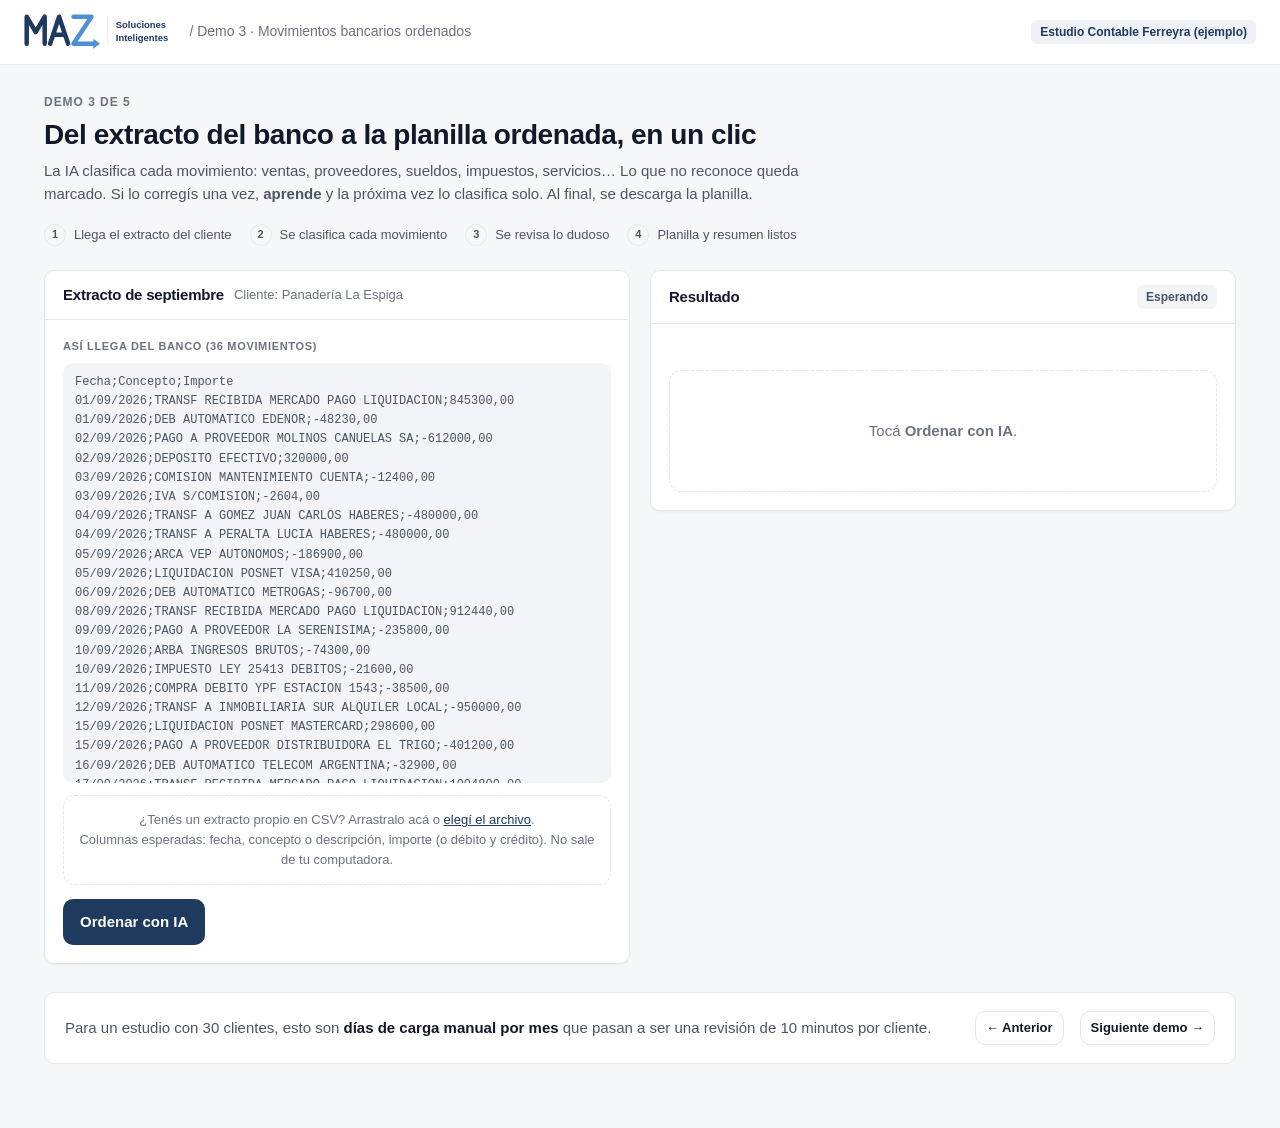
<file: 3-movimientos-bancarios.html>
<!doctype html>
<html lang="es">
<head>
<meta charset="utf-8">
<meta name="viewport" content="width=device-width, initial-scale=1">
<title>Movimientos bancarios ordenados · MAZ Soluciones Inteligentes</title>
<link rel="icon" type="image/svg+xml" href="marca/maz-icono.svg">
<meta property="og:image" content="https://mazsolucionesinteligentes.github.io/marca/maz-vista-previa.png">
<link rel="stylesheet" href="estilo.css">
<style>
  .raw { font-family: var(--mono); font-size: 12px; line-height: 1.6; background: var(--panel-2); border-radius: 10px;
    padding: 10px 12px; max-height: 420px; overflow: auto; white-space: pre; color: var(--ink-2); }
  .drop { border: 1.5px dashed var(--line); border-radius: 12px; padding: 14px; text-align: center; font-size: 13px; color: var(--ink-3); margin-top: 12px; }
  .drop.over { border-color: var(--accent); background: var(--accent-soft); }
  .bars { display: grid; gap: 8px; }
  .bar { display: grid; grid-template-columns: 150px 1fr 110px; gap: 10px; align-items: center; font-size: 13px; }
  .bar .track { height: 12px; background: var(--panel-2); border-radius: 6px; overflow: hidden; }
  .bar .fill { height: 100%; border-radius: 6px; background: var(--accent); transition: width .5s ease; }
  .bar .fill.in { background: var(--ok); }
  @media (max-width: 600px) { .bar { grid-template-columns: 100px 1fr 90px; } }
  .tbl-wrap { max-height: 460px; overflow: auto; border: 1px solid var(--line); border-radius: 10px; }
  .tbl-wrap table { font-size: 13px; }
  .tbl-wrap th { position: sticky; top: 0; background: var(--panel); }
  .tbl-wrap select { padding: 4px 6px; font-size: 12px; border-radius: 7px; width: auto; }
  tr.sin td { background: var(--warn-soft); }
  .neg { color: var(--bad); }
  .pos { color: var(--ok); }
  .learned { font-size: 12px; color: var(--ok); }
</style>
</head>
<body>
<header class="topbar">
  <a class="brand" href="index.html"><svg class="brand-logo" viewBox="-6 -6 341 80" role="img" aria-label="MAZ Soluciones Inteligentes"><g fill="none" stroke-width="10" stroke-linejoin="round" stroke-linecap="round"><path class="lg-ink" d="M0 60 V0 L20 34 L40 0 V60 M52 60 L72 0 L92 60 M59.5 40 H84.5"/><path class="lg-acc" d="M104 0 H144 L104 60 H150"/></g><path class="lg-acc-f" d="M148 49 L163 60 L148 71 Z"/><line class="lg-div" x1="180" y1="-2" x2="180" y2="62" stroke-width="1.5"/><text class="lg-txt" x="198" y="25" font-size="21" font-weight="650">Soluciones</text><text class="lg-txt" x="198" y="53" font-size="21" font-weight="650">Inteligentes</text></svg></a>
  <span class="crumb">/ Demo 3 · Movimientos bancarios ordenados</span>
  <span class="spacer"></span>
  <span class="pill accent">Estudio Contable Ferreyra (ejemplo)</span>
</header>

<main class="wrap">
  <section class="hero">
    <div class="kicker">Demo 3 de 5</div>
    <h1>Del extracto del banco a la planilla ordenada, en un clic</h1>
    <p>La IA clasifica cada movimiento: ventas, proveedores, sueldos, impuestos, servicios… Lo que no reconoce queda marcado.
      Si lo corregís una vez, <b>aprende</b> y la próxima vez lo clasifica solo. Al final, se descarga la planilla.</p>
    <ol class="steps">
      <li><b>1</b>Llega el extracto del cliente</li>
      <li><b>2</b>Se clasifica cada movimiento</li>
      <li><b>3</b>Se revisa lo dudoso</li>
      <li><b>4</b>Planilla y resumen listos</li>
    </ol>
  </section>

  <div class="split">
    <section class="card">
      <div class="card-head"><h2>Extracto de septiembre</h2><span class="sub">Cliente: Panadería La Espiga</span></div>
      <div class="card-body">
        <div class="side-label">Así llega del banco (36 movimientos)</div>
        <div class="raw" id="raw"></div>
        <div class="drop" id="drop">¿Tenés un extracto propio en CSV? Arrastralo acá o <label style="color:var(--accent);cursor:pointer;text-decoration:underline">elegí el archivo<input type="file" id="file" accept=".csv,.txt" hidden></label>.<br>
          <span class="small">Columnas esperadas: fecha, concepto o descripción, importe (o débito y crédito). No sale de tu computadora.</span></div>
        <div class="row" style="margin-top:14px"><button class="btn" id="procesar">Ordenar con IA</button></div>
      </div>
    </section>

    <section class="card">
      <div class="card-head"><h2>Resultado</h2><span class="spacer"></span><span class="pill" id="estado">Esperando</span></div>
      <div class="card-body stack">
        <ul class="progress" id="progreso"></ul>
        <div id="resumen"><div class="empty"><div class="big"></div>Tocá <b>Ordenar con IA</b>.</div></div>
      </div>
    </section>
  </div>

  <section class="card" id="detalle" style="margin-top:20px; display:none">
    <div class="card-head"><h2>Planilla de movimientos</h2><span class="sub" id="detalleSub"></span><span class="spacer"></span>
      <button class="btn small" id="descargar">Descargar planilla</button></div>
    <div class="card-body">
      <div class="tbl-wrap"><table id="tabla"></table></div>
    </div>
  </section>

  <div class="foot">
    <div>Para un estudio con 30 clientes, esto son <b>días de carga manual por mes</b> que pasan a ser una revisión de 10 minutos por cliente.</div>
    <span class="spacer"></span>
    <a class="btn ghost small" href="2-pedido-aprobado.html">← Anterior</a>
    <a class="btn ghost small" href="4-auditoria-suscripciones.html">Siguiente demo →</a>
  </div>
</main>

<script src="comun.js"></script>
<script>
const CATS = ["Ventas y cobros", "Proveedores", "Sueldos", "Impuestos", "Servicios", "Alquiler", "Gastos bancarios",
  "Combustible", "Seguros", "Honorarios", "Tarjeta", "Compras varias", "Ingresos financieros", "Movimientos propios", "Sin categoría"];

// Reglas: si el concepto contiene alguna palabra, va a esa categoría. El orden importa.
const REGLAS = [
  [/haberes|sueldo|aguinaldo/, "Sueldos"],
  [/cuenta propia|entre cuentas/, "Movimientos propios"],
  [/arca|afip|arba|agip|monotributo|ingresos brutos|ley 25\.?413|vep/, "Impuestos"],
  [/comision|mantenimiento cuenta|iva s\/comision/, "Gastos bancarios"],
  [/edenor|edesur|metrogas|naturgy|aysa|telecom|personal|movistar|claro|telecentro/, "Servicios"],
  [/alquiler|inmobiliaria/, "Alquiler"],
  [/ypf|shell|axion|puma|estacion/, "Combustible"],
  [/seguro|la caja|sancor|federacion patronal/, "Seguros"],
  [/honorarios|contador/, "Honorarios"],
  [/tarjeta|visa empresa/, "Tarjeta"],
  [/plazo fijo|interes/, "Ingresos financieros"],
  [/posnet|liquidacion|mercado pago|deposito efectivo|cobro/, "Ventas y cobros"],
  [/proveedor|sa\b|srl\b|distribuidora|molinos|serenisima/, "Proveedores"],
  [/mercadolibre|pago qr|ferreteria/, "Compras varias"],
];

const EJEMPLO = `Fecha;Concepto;Importe
01/09/2026;TRANSF RECIBIDA MERCADO PAGO LIQUIDACION;845300,00
01/09/2026;DEB AUTOMATICO EDENOR;-48230,00
02/09/2026;PAGO A PROVEEDOR MOLINOS CANUELAS SA;-612000,00
02/09/2026;DEPOSITO EFECTIVO;320000,00
03/09/2026;COMISION MANTENIMIENTO CUENTA;-12400,00
03/09/2026;IVA S/COMISION;-2604,00
04/09/2026;TRANSF A GOMEZ JUAN CARLOS HABERES;-480000,00
04/09/2026;TRANSF A PERALTA LUCIA HABERES;-480000,00
05/09/2026;ARCA VEP AUTONOMOS;-186900,00
05/09/2026;LIQUIDACION POSNET VISA;410250,00
06/09/2026;DEB AUTOMATICO METROGAS;-96700,00
08/09/2026;TRANSF RECIBIDA MERCADO PAGO LIQUIDACION;912440,00
09/09/2026;PAGO A PROVEEDOR LA SERENISIMA;-235800,00
10/09/2026;ARBA INGRESOS BRUTOS;-74300,00
10/09/2026;IMPUESTO LEY 25413 DEBITOS;-21600,00
11/09/2026;COMPRA DEBITO YPF ESTACION 1543;-38500,00
12/09/2026;TRANSF A INMOBILIARIA SUR ALQUILER LOCAL;-950000,00
15/09/2026;LIQUIDACION POSNET MASTERCARD;298600,00
15/09/2026;PAGO A PROVEEDOR DISTRIBUIDORA EL TRIGO;-401200,00
16/09/2026;DEB AUTOMATICO TELECOM ARGENTINA;-32900,00
17/09/2026;TRANSF RECIBIDA MERCADO PAGO LIQUIDACION;1004800,00
18/09/2026;DEB AUTOMATICO AYSA;-27400,00
19/09/2026;COMPRA DEBITO MERCADOLIBRE;-86990,00
20/09/2026;TRANSF A CUENTA PROPIA BBVA;-500000,00
22/09/2026;DEB AUTOMATICO SEGURO LA CAJA;-41200,00
23/09/2026;LIQUIDACION POSNET VISA;377900,00
24/09/2026;TRANSF A FERREYRA M HONORARIOS;-150000,00
25/09/2026;PAGO A PROVEEDOR MOLINOS CANUELAS SA;-598400,00
26/09/2026;TRANSF RECIBIDA PEREZ MARTA;45000,00
28/09/2026;TRANSF RECIBIDA MERCADO PAGO LIQUIDACION;876150,00
29/09/2026;IMPUESTO LEY 25413 CREDITOS;-28300,00
29/09/2026;PAGO QR FERRETERIA SAN MARTIN;-23400,00
30/09/2026;ACREDITACION INTERES PLAZO FIJO;62300,00
30/09/2026;DEBITO TARJETA VISA EMPRESA;-312000,00
30/09/2026;TRANSF A RODRIGUEZ PABLO VARIOS;-60000,00
30/09/2026;TRANSF RECIBIDA GARCIA HNOS;135000,00`;

let fuente = EJEMPLO;
let movs = [];
const aprendidas = [];   // reglas que agrega el usuario al corregir

$("#raw").textContent = EJEMPLO;

// ---------- leer CSV (formato argentino o internacional) ----------
function numero(s) {
  s = String(s).trim().replace(/[$\s]/g, "");
  if (!s) return 0;
  if (/,\d{1,2}$/.test(s)) s = s.replace(/\./g, "").replace(",", ".");   // 1.234,56
  else s = s.replace(/,/g, "");                                          // 1,234.56
  return parseFloat(s) || 0;
}
function parsearCSV(txt) {
  const lineas = txt.replace(/\r/g, "").split("\n").filter(l => l.trim());
  const sep = (lineas[0].match(/;/g) || []).length >= (lineas[0].match(/,/g) || []).length ? ";" : ",";
  const split = l => l.split(sep).map(c => c.replace(/^"|"$/g, "").trim());
  const head = split(lineas[0]).map(norm);
  const col = re => head.findIndex(h => re.test(h));
  const iF = col(/fecha/), iC = col(/concepto|descrip|detalle|movimiento/), iI = col(/importe|monto|saldo mov/),
        iD = col(/debito|debe|egreso/), iK = col(/credito|haber|ingreso/);
  if (iF < 0 || iC < 0 || (iI < 0 && iD < 0)) throw new Error("No encontré las columnas de fecha, concepto e importe.");
  return lineas.slice(1).map(split).filter(c => c[iF]).map(c => ({
    fecha: c[iF], concepto: c[iC],
    importe: iI >= 0 ? numero(c[iI]) : numero(c[iK] || 0) - Math.abs(numero(c[iD] || 0)),
  }));
}

function clasificar(m) {
  const t = norm(m.concepto);
  for (const [re, cat] of aprendidas) if (re.test(t)) return { cat, auto: "aprendida" };
  for (const [re, cat] of REGLAS) if (re.test(t)) return { cat, auto: "si" };
  return { cat: "Sin categoría", auto: "no" };
}

// ---------- carga de archivo propio ----------
function cargarArchivo(f) {
  const r = new FileReader();
  r.onload = () => { fuente = r.result; $("#raw").textContent = fuente.slice(0, 6000); $("#procesar").click(); };
  r.readAsText(f);
}
$("#file").addEventListener("change", e => e.target.files[0] && cargarArchivo(e.target.files[0]));
const drop = $("#drop");
["dragover", "dragenter"].forEach(ev => drop.addEventListener(ev, e => { e.preventDefault(); drop.classList.add("over"); }));
["dragleave", "drop"].forEach(ev => drop.addEventListener(ev, e => { e.preventDefault(); drop.classList.remove("over"); }));
drop.addEventListener("drop", e => e.dataTransfer.files[0] && cargarArchivo(e.dataTransfer.files[0]));

// ---------- proceso ----------
$("#procesar").addEventListener("click", async () => {
  const btn = $("#procesar"); btn.disabled = true;
  $("#estado").className = "pill accent"; $("#estado").textContent = "Procesando…";
  $("#resumen").innerHTML = ""; $("#detalle").style.display = "none";
  try {
    const leidos = parsearCSV(fuente);
    await correrPasos($("#progreso"), [
      `Leyendo ${leidos.length} movimientos`,
      "Reconociendo comercios, organismos y personas",
      "Clasificando por categoría",
      "Armando resumen y planilla",
    ], 450);
    movs = leidos.map(m => ({ ...m, ...clasificar(m) }));
    pintar();
  } catch (err) {
    $("#estado").className = "pill bad"; $("#estado").textContent = "Error";
    $("#resumen").innerHTML = `<div class="notice bad"><div><div class="t">No pude leer el archivo</div><div class="d">${esc(err.message)}</div></div></div>`;
  }
  btn.disabled = false;
});

function pintar() {
  // Pasar plata entre cuentas propias no es ni ingreso ni gasto.
  const reales = movs.filter(m => m.cat !== "Movimientos propios");
  const ing = reales.filter(m => m.importe > 0).reduce((a, m) => a + m.importe, 0);
  const egr = reales.filter(m => m.importe < 0).reduce((a, m) => a + m.importe, 0);
  const sin = movs.filter(m => m.cat === "Sin categoría").length;
  const auto = movs.filter(m => m.auto !== "no").length;
  const porCat = {};
  for (const m of movs) if (m.importe < 0 && m.cat !== "Movimientos propios") porCat[m.cat] = (porCat[m.cat] || 0) - m.importe;
  const orden = Object.entries(porCat).sort((a, b) => b[1] - a[1]);
  const max = orden.length ? orden[0][1] : 1;
  const ventas = movs.filter(m => m.cat === "Ventas y cobros").reduce((a, m) => a + m.importe, 0);

  $("#estado").className = sin ? "pill warn" : "pill ok";
  $("#estado").textContent = sin ? `${sin} para revisar` : "Todo clasificado";
  $("#resumen").innerHTML = `
    <div class="kpis fade-in">
      <div class="kpi ok"><div class="l">Ingresos</div><div class="v">${fmtARS(ing)}</div></div>
      <div class="kpi bad"><div class="l">Egresos</div><div class="v">${fmtARS(-egr)}</div></div>
      <div class="kpi"><div class="l">Resultado del mes</div><div class="v">${fmtARS(ing + egr)}</div></div>
      <div class="kpi"><div class="l">Clasificados solos</div><div class="v">${Math.round(auto / movs.length * 100)}%</div></div>
    </div>
    <div class="fade-in">
      <div class="side-label" style="margin-top:6px">¿En qué se fue la plata?</div>
      <div class="bars">${orden.map(([c, v]) => `
        <div class="bar"><span>${esc(c)}</span><span class="track"><span class="fill" style="width:${(v / max * 100).toFixed(1)}%"></span></span><span class="num" style="text-align:right">${fmtARS(v)}</span></div>`).join("")}
        <div class="bar"><span><b>Ventas y cobros</b></span><span class="track"><span class="fill in" style="width:${Math.min(100, ventas / max * 100).toFixed(1)}%"></span></span><span style="text-align:right"><b>${fmtARS(ventas)}</b></span></div>
      </div>
    </div>
    ${sin ? `<div class="notice warn fade-in"><div><div class="t">${sin} movimiento${sin > 1 ? "s" : ""} sin categoría</div>
      <div class="d">Están resaltados en la planilla de abajo. Elegí la categoría y la automatización aprende para la próxima.</div></div></div>`
      : `<div class="notice ok fade-in"><div><div class="t">Planilla lista para descargar</div><div class="d">Con el resumen por categoría para el cliente.</div></div></div>`}`;

  $("#detalle").style.display = "";
  $("#detalleSub").textContent = `${movs.length} movimientos`;
  $("#tabla").innerHTML = `<thead><tr><th>Fecha</th><th>Concepto</th><th class="num">Importe</th><th>Categoría</th></tr></thead><tbody>` +
    movs.map((m, i) => `<tr class="${m.cat === "Sin categoría" ? "sin" : ""}">
      <td class="mono">${esc(m.fecha)}</td><td>${esc(m.concepto)}${m.auto === "aprendida" ? ' <span class="learned">· aprendido</span>' : ""}</td>
      <td class="num ${m.importe < 0 ? "neg" : "pos"}">${fmtARS2(m.importe)}</td>
      <td><select data-i="${i}">${CATS.map(c => `<option${c === m.cat ? " selected" : ""}>${c}</option>`).join("")}</select></td></tr>`).join("") + "</tbody>";
}

// Corregir una categoría = aprender una regla para movimientos parecidos.
$("#tabla").addEventListener("change", e => {
  const s = e.target.closest("select"); if (!s) return;
  const m = movs[+s.dataset.i];
  const clave = norm(m.concepto).replace(/^(transf (recibida|a)|deb automatico|compra debito|pago a proveedor|pago qr)\s+/, "").split(" ").slice(0, 2).join(" ");
  aprendidas.unshift([new RegExp(clave.replace(/[.*+?^${}()|[\]\\]/g, "\\$&")), s.value]);
  movs = movs.map(x => ({ ...x, ...clasificar(x) }));
  pintar();
});

$("#descargar").addEventListener("click", () => {
  const filas = [["Fecha", "Concepto", "Importe", "Categoría"], ...movs.map(m => [m.fecha, m.concepto, m.importe.toFixed(2).replace(".", ","), m.cat])];
  filas.push([], ["Resumen por categoría"]);
  const tot = {};
  for (const m of movs) tot[m.cat] = (tot[m.cat] || 0) + m.importe;
  for (const [c, v] of Object.entries(tot)) filas.push(["", c, v.toFixed(2).replace(".", ",")]);
  descargarCSV("movimientos-ordenados.csv", filas);
});
</script>
</body>
</html>
</file>
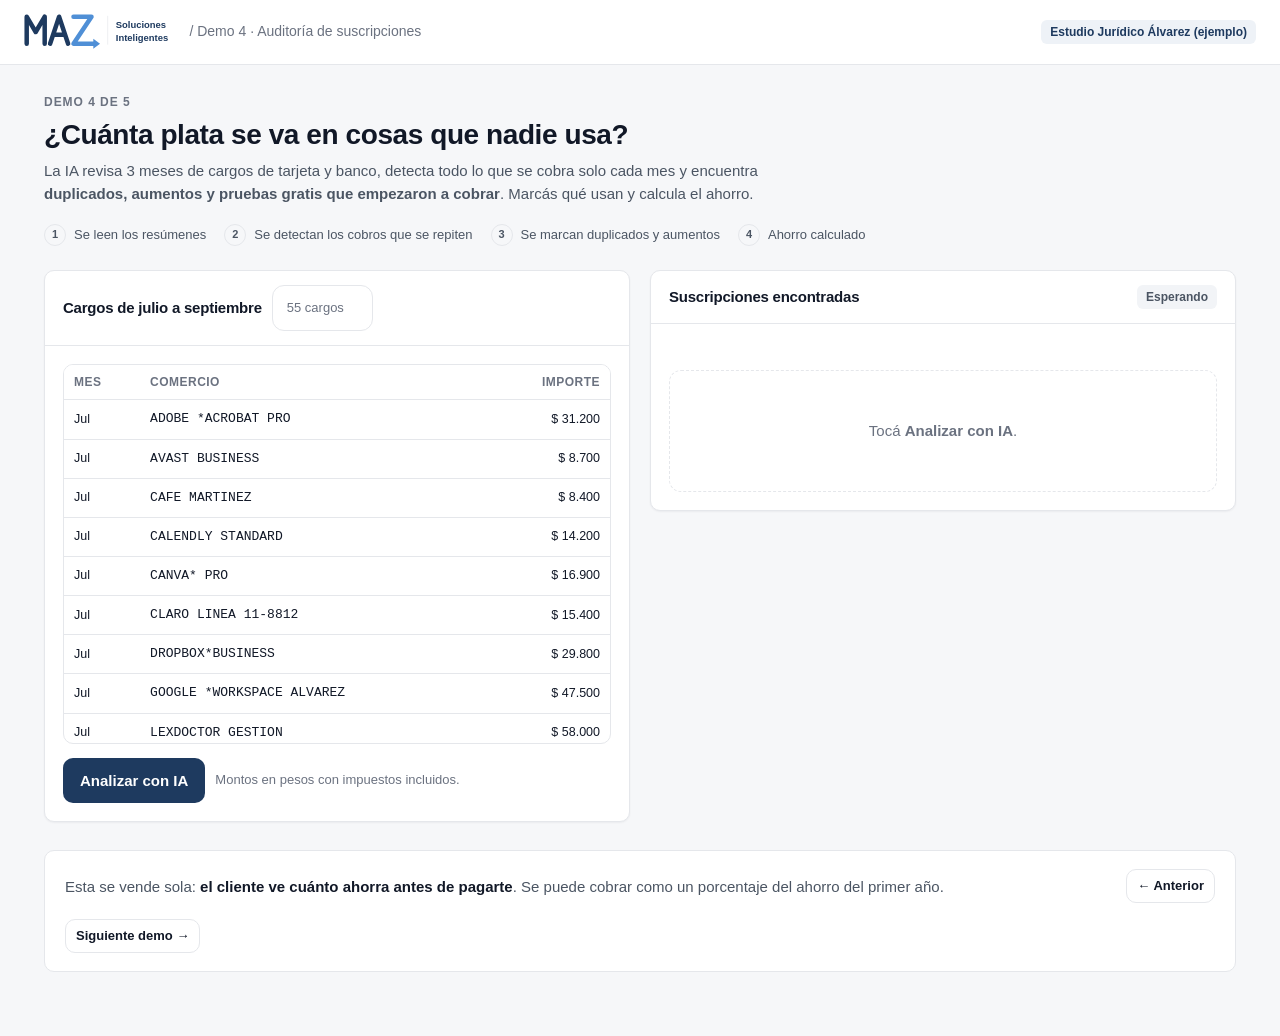
<file: 4-auditoria-suscripciones.html>
<!doctype html>
<html lang="es">
<head>
<meta charset="utf-8">
<meta name="viewport" content="width=device-width, initial-scale=1">
<title>Auditoría de suscripciones · MAZ Soluciones Inteligentes</title>
<link rel="icon" type="image/svg+xml" href="marca/maz-icono.svg">
<meta property="og:image" content="https://mazsolucionesinteligentes.github.io/marca/maz-vista-previa.png">
<link rel="stylesheet" href="estilo.css">
<style>
  .big-save { text-align: center; padding: 18px; border-radius: 14px; background: var(--ok-soft); }
  .big-save .l { font-size: 13px; font-weight: 600; color: var(--ok); }
  .big-save .v { font-size: 40px; font-weight: 800; color: var(--ok); font-variant-numeric: tabular-nums; line-height: 1.1; margin: 4px 0; }
  .big-save .s { font-size: 13px; color: var(--ink-2); }
  .subs { display: grid; gap: 10px; }
  .sub { display: grid; grid-template-columns: 1fr auto; gap: 8px 14px; align-items: center;
    border: 1px solid var(--line); border-radius: 12px; padding: 12px 14px; background: var(--panel); }
  .sub.off { opacity: .55; }
  .sub.off .name { text-decoration: line-through; }
  .sub .name { font-weight: 650; }
  .sub .fn { color: var(--ink-3); font-size: 12px; }
  .sub .price { text-align: right; font-weight: 700; font-variant-numeric: tabular-nums; }
  .sub .price small { display: block; font-weight: 500; color: var(--ink-3); font-size: 11px; }
  .flags { grid-column: 1 / -1; display: flex; gap: 6px; flex-wrap: wrap; }
  .seg { display: inline-flex; border: 1px solid var(--line); border-radius: 9px; overflow: hidden; }
  .seg button { font: inherit; font-size: 12px; padding: 5px 10px; border: 0; background: transparent; color: var(--ink-2); cursor: pointer; }
  .seg button + button { border-left: 1px solid var(--line); }
  .seg button.on.si { background: var(--ok-soft); color: var(--ok); font-weight: 700; }
  .seg button.on.no { background: var(--bad-soft); color: var(--bad); font-weight: 700; }
  .seg button.on.nose { background: var(--warn-soft); color: var(--warn); font-weight: 700; }
  .ctrl { grid-column: 1 / -1; display: flex; justify-content: space-between; align-items: center; gap: 10px; flex-wrap: wrap; }
  .why { font-size: 12px; color: var(--ink-2); }
  .tbl-wrap { max-height: 380px; overflow: auto; border: 1px solid var(--line); border-radius: 10px; }
  .tbl-wrap table { font-size: 12.5px; }
  .tbl-wrap th { position: sticky; top: 0; background: var(--panel); }
</style>
</head>
<body>
<header class="topbar">
  <a class="brand" href="index.html"><svg class="brand-logo" viewBox="-6 -6 341 80" role="img" aria-label="MAZ Soluciones Inteligentes"><g fill="none" stroke-width="10" stroke-linejoin="round" stroke-linecap="round"><path class="lg-ink" d="M0 60 V0 L20 34 L40 0 V60 M52 60 L72 0 L92 60 M59.5 40 H84.5"/><path class="lg-acc" d="M104 0 H144 L104 60 H150"/></g><path class="lg-acc-f" d="M148 49 L163 60 L148 71 Z"/><line class="lg-div" x1="180" y1="-2" x2="180" y2="62" stroke-width="1.5"/><text class="lg-txt" x="198" y="25" font-size="21" font-weight="650">Soluciones</text><text class="lg-txt" x="198" y="53" font-size="21" font-weight="650">Inteligentes</text></svg></a>
  <span class="crumb">/ Demo 4 · Auditoría de suscripciones</span>
  <span class="spacer"></span>
  <span class="pill accent">Estudio Jurídico Álvarez (ejemplo)</span>
</header>

<main class="wrap">
  <section class="hero">
    <div class="kicker">Demo 4 de 5</div>
    <h1>¿Cuánta plata se va en cosas que nadie usa?</h1>
    <p>La IA revisa 3 meses de cargos de tarjeta y banco, detecta todo lo que se cobra solo cada mes y
      encuentra <b>duplicados, aumentos y pruebas gratis que empezaron a cobrar</b>. Marcás qué usan y calcula el ahorro.</p>
    <ol class="steps">
      <li><b>1</b>Se leen los resúmenes</li>
      <li><b>2</b>Se detectan los cobros que se repiten</li>
      <li><b>3</b>Se marcan duplicados y aumentos</li>
      <li><b>4</b>Ahorro calculado</li>
    </ol>
  </section>

  <div class="split">
    <section class="card">
      <div class="card-head"><h2>Cargos de julio a septiembre</h2><span class="sub" id="nCargos"></span></div>
      <div class="card-body">
        <div class="tbl-wrap"><table id="cargos"></table></div>
        <div class="row" style="margin-top:14px"><button class="btn" id="analizar">Analizar con IA</button>
          <span class="muted small">Montos en pesos con impuestos incluidos.</span></div>
      </div>
    </section>

    <section class="card">
      <div class="card-head"><h2>Suscripciones encontradas</h2><span class="spacer"></span><span class="pill" id="estado">Esperando</span></div>
      <div class="card-body stack">
        <ul class="progress" id="progreso"></ul>
        <div id="out"><div class="empty"><div class="big"></div>Tocá <b>Analizar con IA</b>.</div></div>
      </div>
    </section>
  </div>

  <div class="foot">
    <div>Esta se vende sola: <b>el cliente ve cuánto ahorra antes de pagarte</b>. Se puede cobrar como un porcentaje del ahorro del primer año.</div>
    <span class="spacer"></span>
    <a class="btn ghost small" href="3-movimientos-bancarios.html">← Anterior</a>
    <a class="btn ghost small" href="5-vigilar-web.html">Siguiente demo →</a>
  </div>
</main>

<script src="comun.js"></script>
<script>
// Cargos de 3 meses. [comercio como figura en el resumen, jul, ago, sep]
const DATA = [
  ["GOOGLE *WORKSPACE ALVAREZ", 47500, 47500, 52250],
  ["MICROSOFT*365 BUSINESS", 38900, 38900, 38900],
  ["DROPBOX*BUSINESS", 29800, 29800, 29800],
  ["ZOOM.US PRO", 21300, 21300, 21300],
  ["CANVA* PRO", 16900, 16900, 16900],
  ["ADOBE *ACROBAT PRO", 31200, 31200, 42100],
  ["LEXDOCTOR GESTION", 58000, 58000, 58000],
  ["PERSONAL FIBRA 300MB", 26500, 26500, 29900],
  ["TELECENTRO INTERNET", 24900, 24900, 24900],
  ["MOVISTAR LINEA 11-3344", 18700, 18700, 18700],
  ["CLARO LINEA 11-8812", 15400, 15400, 15400],
  ["NORTON 360", 9900, 9900, 9900],
  ["AVAST BUSINESS", 8700, 8700, 8700],
  ["NETFLIX.COM", 13800, 13800, 13800],
  ["SPOTIFY P1A2B3", 6700, 6700, 6700],
  ["LINKEDIN PREMIUM", 0, 0, 39800],
  ["CALENDLY STANDARD", 14200, 14200, 14200],
];
// Compras sueltas que NO son suscripciones (para mostrar que las descarta).
const SUELTOS = [
  ["LIBRERIA EL ESTUDIANTE", 0, 23400, 0], ["YPF 1543", 32000, 0, 28500], ["MERCADOLIBRE*TONER", 0, 61200, 0],
  ["COLEGIO ABOGADOS CUOTA", 0, 0, 45000], ["CAFE MARTINEZ", 8400, 0, 0],
];

// Qué hace cada servicio, para encontrar duplicados.
const SERVICIOS = [
  [/workspace/, "Google Workspace", "Correo, documentos y almacenamiento", ["oficina", "almacenamiento", "videollamadas"]],
  [/microsoft|365/, "Microsoft 365", "Correo y documentos", ["oficina"]],
  [/dropbox/, "Dropbox Business", "Almacenamiento en la nube", ["almacenamiento"]],
  [/zoom/, "Zoom Pro", "Videollamadas", ["videollamadas"]],
  [/canva/, "Canva Pro", "Diseño de piezas", ["diseno"]],
  [/adobe|acrobat/, "Adobe Acrobat Pro", "Editar y firmar PDF", ["pdf"]],
  [/lexdoctor/, "Lex Doctor", "Gestión de expedientes", ["gestion"]],
  [/personal fibra/, "Personal Fibra", "Internet de la oficina", ["internet"]],
  [/telecentro/, "Telecentro", "Internet de la oficina", ["internet"]],
  [/movistar/, "Movistar (línea 3344)", "Telefonía móvil", ["movil"]],
  [/claro/, "Claro (línea 8812)", "Telefonía móvil", ["movil"]],
  [/norton/, "Norton 360", "Antivirus", ["antivirus"]],
  [/avast/, "Avast Business", "Antivirus", ["antivirus"]],
  [/netflix/, "Netflix", "Streaming", ["personal"]],
  [/spotify/, "Spotify", "Música", ["personal"]],
  [/linkedin/, "LinkedIn Premium", "Red profesional", ["linkedin"]],
  [/calendly/, "Calendly", "Agenda de turnos online", ["agenda"]],
];

const todos = [...DATA, ...SUELTOS];
$("#nCargos").textContent = `${todos.reduce((a, r) => a + r.slice(1).filter(v => v).length, 0)} cargos`;
const meses = ["Jul", "Ago", "Sep"];
const filasCargos = [];
todos.forEach(r => r.slice(1).forEach((v, m) => v && filasCargos.push([m, r[0], v])));
filasCargos.sort((a, b) => a[0] - b[0] || a[1].localeCompare(b[1]));
$("#cargos").innerHTML = `<thead><tr><th>Mes</th><th>Comercio</th><th class="num">Importe</th></tr></thead><tbody>` +
  filasCargos.map(([m, c, v]) => `<tr><td>${meses[m]}</td><td class="mono">${esc(c)}</td><td class="num">${fmtARS(v)}</td></tr>`).join("") + "</tbody>";

// ---------- análisis ----------
function analizar() {
  const subs = [];
  for (const [nombreCargo, ...montos] of todos) {
    const veces = montos.filter(v => v).length;
    const ultimo = montos[2];
    const nueva = montos[0] === 0 && montos[1] === 0 && ultimo > 0;
    const conocido = SERVICIOS.find(([re]) => re.test(norm(nombreCargo)));
    // Suscripción = se cobra todos los meses, o es un servicio conocido que arrancó a cobrar.
    if (!(veces === 3 || (nueva && conocido))) continue;
    const [, nombre, fn, grupos] = conocido || [null, nombreCargo, "Cargo mensual", []];
    const previo = montos[1] || montos[0];
    const aumento = previo && ultimo > previo ? (ultimo - previo) / previo : 0;
    subs.push({ nombre, fn, grupos, mensual: ultimo, aumento, nueva, flags: [], uso: "si", sugerido: "si", motivo: "" });
  }
  // Duplicados: dos servicios que cumplen la misma función.
  const porGrupo = {};
  subs.forEach(s => s.grupos.forEach(g => (porGrupo[g] = porGrupo[g] || []).push(s)));
  const nombresGrupo = { oficina: "correo y documentos", almacenamiento: "almacenamiento", videollamadas: "videollamadas",
    internet: "internet", movil: "líneas de celular", antivirus: "antivirus" };
  for (const [g, lista] of Object.entries(porGrupo)) {
    if (lista.length < 2 || !nombresGrupo[g]) continue;
    // Se queda el más completo (Workspace) o el más caro; los otros se sugieren dar de baja.
    const quedar = lista.find(s => s.nombre === "Google Workspace") || [...lista].sort((a, b) => b.mensual - a.mensual)[0];
    for (const s of lista) {
      if (s === quedar) continue;
      s.flags.push(g === "movil" ? ["warn", `Hay otra línea pagándose: ${quedar.nombre}`]
                                 : ["bad", `Duplicado: ${nombresGrupo[g]} ya lo cubre ${quedar.nombre}`]);
      if (g !== "movil") { s.sugerido = "no"; s.motivo = `Hace lo mismo que ${quedar.nombre}.`; }
      else { s.sugerido = "nose"; s.motivo = "¿Las dos líneas se usan? Revisar quién tiene cada una."; }
    }
  }
  for (const s of subs) {
    if (s.aumento >= 0.05) s.flags.push(["warn", `Aumentó ${fmtPct(s.aumento)} en septiembre`]);
    if (s.nueva) { s.flags.push(["accent", "Empezó a cobrar este mes (¿era prueba gratis?)"]); s.sugerido = "nose"; s.motivo = "Revisar si alguien la contrató a propósito."; }
    if (s.grupos.includes("personal")) { s.flags.push(["warn", "Parece un gasto personal en la tarjeta del estudio"]); s.sugerido = "no"; s.motivo = "Pasarlo a una tarjeta personal."; }
  }
  return subs.sort((a, b) => (b.flags.length > 0) - (a.flags.length > 0) || b.mensual - a.mensual);
}

let subs = [];
$("#analizar").addEventListener("click", async () => {
  const btn = $("#analizar"); btn.disabled = true;
  $("#estado").className = "pill accent"; $("#estado").textContent = "Analizando…";
  $("#out").innerHTML = "";
  await correrPasos($("#progreso"), [
    "Leyendo 3 meses de resúmenes",
    "Agrupando cobros del mismo comercio",
    "Separando suscripciones de compras sueltas",
    "Buscando duplicados, aumentos y pruebas gratis",
  ], 480);
  subs = analizar();
  pintar();
  btn.disabled = false;
});

function pintar() {
  const total = subs.reduce((a, s) => a + s.mensual, 0);
  const ahorro = subs.filter(s => s.uso === "no").reduce((a, s) => a + s.mensual, 0);
  const sugerible = subs.filter(s => s.sugerido === "no").reduce((a, s) => a + s.mensual, 0);
  const alertas = subs.filter(s => s.flags.length).length;
  $("#estado").className = "pill warn"; $("#estado").textContent = `${alertas} con alertas`;
  $("#out").innerHTML = `
    <div class="kpis fade-in">
      <div class="kpi"><div class="l">Suscripciones</div><div class="v">${subs.length}</div></div>
      <div class="kpi"><div class="l">Gasto por mes</div><div class="v">${fmtARS(total)}</div></div>
      <div class="kpi"><div class="l">Gasto por año</div><div class="v">${fmtARS(total * 12)}</div></div>
    </div>
    <div class="big-save fade-in">
      <div class="l">AHORRO SI DAN DE BAJA LO MARCADO “NO”</div>
      <div class="v">${fmtARS(ahorro * 12)} <span style="font-size:18px">por año</span></div>
      <div class="s">${fmtARS(ahorro)} por mes · ${subs.filter(s => s.uso === "no").length} servicios marcados</div>
      <div class="row" style="justify-content:center; margin-top:10px">
        <button class="btn small" id="sugerir">Aplicar recomendaciones de la IA (${fmtARS(sugerible * 12)}/año)</button>
        <button class="btn ghost small" id="reset">Desmarcar todo</button>
      </div>
    </div>
    <div class="subs">${subs.map((s, i) => `
      <div class="sub ${s.uso === "no" ? "off" : ""}">
        <div><div class="name">${esc(s.nombre)}</div><div class="fn">${esc(s.fn)}</div></div>
        <div class="price">${fmtARS(s.mensual)}<small>por mes</small></div>
        ${s.flags.length ? `<div class="flags">${s.flags.map(([k, t]) => `<span class="pill ${k}">${esc(t)}</span>`).join("")}</div>` : ""}
        <div class="ctrl"><span class="why">${s.motivo ? "" + esc(s.motivo) : ""}</span>
          <span class="row" style="gap:8px"><span class="small muted">¿La usan?</span><span class="seg" data-i="${i}">
            <button class="si ${s.uso === "si" ? "on" : ""}" data-v="si">Sí</button>
            <button class="no ${s.uso === "no" ? "on" : ""}" data-v="no">No</button>
            <button class="nose ${s.uso === "nose" ? "on" : ""}" data-v="nose">No sé</button>
          </span></span></div>
      </div>`).join("")}</div>`;
}

$("#out").addEventListener("click", e => {
  if (e.target.id === "sugerir") { subs.forEach(s => s.uso = s.sugerido); return pintar(); }
  if (e.target.id === "reset") { subs.forEach(s => s.uso = "si"); return pintar(); }
  const b = e.target.closest(".seg button"); if (!b) return;
  subs[+b.parentElement.dataset.i].uso = b.dataset.v;
  pintar();
});
</script>
</body>
</html>
</file>
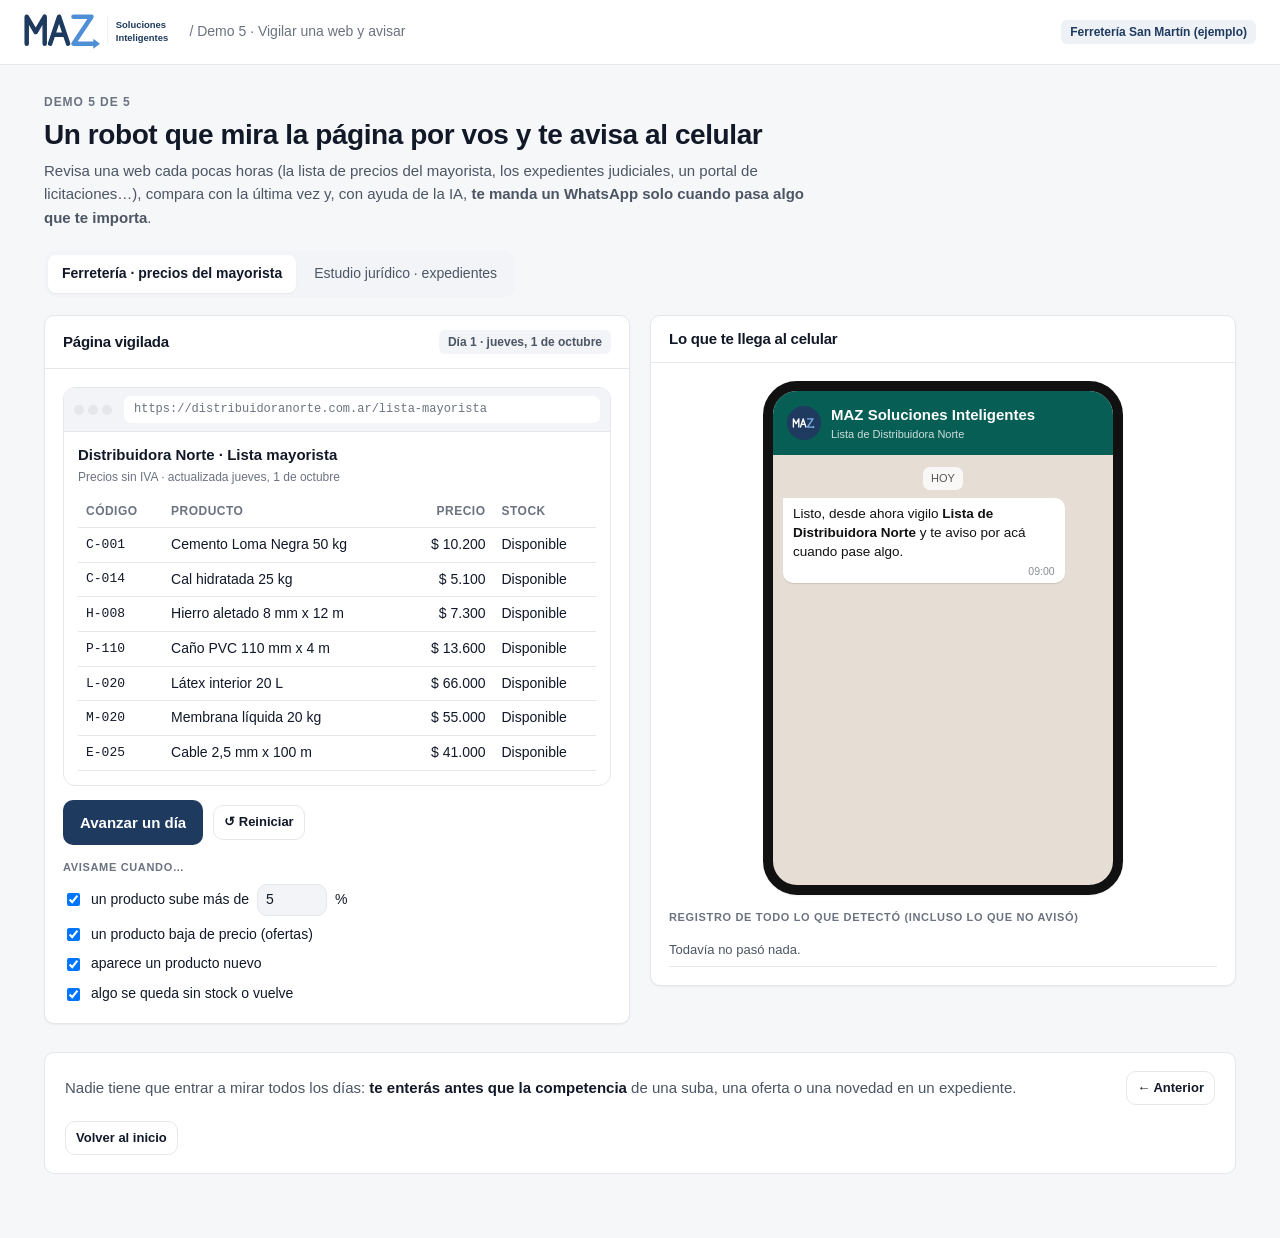
<file: 5-vigilar-web.html>
<!doctype html>
<html lang="es">
<head>
<meta charset="utf-8">
<meta name="viewport" content="width=device-width, initial-scale=1">
<title>Vigilar una web y avisar · MAZ Soluciones Inteligentes</title>
<link rel="icon" type="image/svg+xml" href="marca/maz-icono.svg">
<meta property="og:image" content="https://mazsolucionesinteligentes.github.io/marca/maz-vista-previa.png">
<link rel="stylesheet" href="estilo.css">
<style>
  .tabs { display: inline-flex; background: var(--panel-2); border-radius: 11px; padding: 4px; gap: 4px; margin-bottom: 18px; flex-wrap: wrap; }
  .tabs button { font: inherit; font-size: 14px; border: 0; background: transparent; color: var(--ink-2); padding: 8px 14px; border-radius: 8px; cursor: pointer; }
  .tabs button.on { background: var(--panel); color: var(--ink); font-weight: 650; box-shadow: var(--shadow); }
  .browser { border: 1px solid var(--line); border-radius: 12px; overflow: hidden; }
  .browser .bar { display: flex; gap: 8px; align-items: center; padding: 8px 10px; background: var(--panel-2); border-bottom: 1px solid var(--line); }
  .browser .dots i { display: inline-block; width: 10px; height: 10px; border-radius: 50%; background: var(--line); margin-right: 4px; }
  .browser .url { flex: 1; font-family: var(--mono); font-size: 12px; color: var(--ink-3); background: var(--panel); border-radius: 7px; padding: 4px 10px; white-space: nowrap; overflow: hidden; text-overflow: ellipsis; }
  .page { padding: 14px; font-size: 13px; min-height: 300px; }
  .page h3 { font-size: 15px; margin-bottom: 4px; }
  .page .when { color: var(--ink-3); font-size: 12px; margin-bottom: 10px; }
  .page table td, .page table th { padding: 6px 8px; }
  .chg { background: var(--warn-soft); transition: background 1.5s ease; }
  .nostock { color: var(--bad); font-weight: 600; }
  .exp { border: 1px solid var(--line); border-radius: 10px; padding: 10px 12px; margin-bottom: 10px; }
  .exp .t { font-weight: 650; }
  .exp ul { margin: 6px 0 0; padding-left: 18px; color: var(--ink-2); }
  .exp li.nuevo { color: var(--ink); font-weight: 600; }
  .rules { display: grid; gap: 8px; font-size: 14px; }
  .rules label { display: flex; gap: 8px; align-items: center; }
  .rules input[type=number] { width: 70px; padding: 4px 8px; }
  .phone { width: 100%; max-width: 360px; margin: 0 auto; border: 10px solid #111; border-radius: 34px; background: #e6ddd4; overflow: hidden; box-shadow: var(--shadow); }
  @media (prefers-color-scheme: dark) { .phone { background: #0b141a; border-color: #000; } }
  .phone .ph-head { background: #075e54; color: #fff; padding: 12px 14px; display: flex; align-items: center; gap: 10px; }
  .phone .ph-head .av { width: 34px; height: 34px; border-radius: 50%; display: block; }
  .phone .ph-head small { display: block; opacity: .8; font-size: 11px; }
  .phone .chat { height: 430px; overflow-y: auto; padding: 12px 10px; display: flex; flex-direction: column; gap: 8px; }
  .msg { align-self: flex-start; max-width: 88%; background: #fff; color: #111; border-radius: 0 10px 10px 10px; padding: 7px 10px 5px; font-size: 13.5px; line-height: 1.4; box-shadow: 0 1px 1px rgba(0,0,0,.12); animation: fade .35s ease both; }
  @media (prefers-color-scheme: dark) { .msg { background: #202c33; color: #e9edef; } }
  .msg .tm { display: block; text-align: right; font-size: 10.5px; color: #8a8f93; margin-top: 2px; }
  .msg.urg { border-left: 3px solid #e53935; }
  .daytag { align-self: center; font-size: 11px; background: rgba(255,255,255,.8); color: #555; border-radius: 7px; padding: 3px 8px; }
  @media (prefers-color-scheme: dark) { .daytag { background: #182229; color: #8696a0; } }
  .log { font-size: 13px; max-height: 220px; overflow: auto; }
  .log div { padding: 6px 0; border-bottom: 1px solid var(--line); color: var(--ink-2); }
  .log b { color: var(--ink); }
</style>
</head>
<body>
<header class="topbar">
  <a class="brand" href="index.html"><svg class="brand-logo" viewBox="-6 -6 341 80" role="img" aria-label="MAZ Soluciones Inteligentes"><g fill="none" stroke-width="10" stroke-linejoin="round" stroke-linecap="round"><path class="lg-ink" d="M0 60 V0 L20 34 L40 0 V60 M52 60 L72 0 L92 60 M59.5 40 H84.5"/><path class="lg-acc" d="M104 0 H144 L104 60 H150"/></g><path class="lg-acc-f" d="M148 49 L163 60 L148 71 Z"/><line class="lg-div" x1="180" y1="-2" x2="180" y2="62" stroke-width="1.5"/><text class="lg-txt" x="198" y="25" font-size="21" font-weight="650">Soluciones</text><text class="lg-txt" x="198" y="53" font-size="21" font-weight="650">Inteligentes</text></svg></a>
  <span class="crumb">/ Demo 5 · Vigilar una web y avisar</span>
  <span class="spacer"></span>
  <span class="pill accent" id="pillCaso"></span>
</header>

<main class="wrap">
  <section class="hero">
    <div class="kicker">Demo 5 de 5</div>
    <h1>Un robot que mira la página por vos y te avisa al celular</h1>
    <p>Revisa una web cada pocas horas (la lista de precios del mayorista, los expedientes judiciales, un portal de licitaciones…),
      compara con la última vez y, con ayuda de la IA, <b>te manda un WhatsApp solo cuando pasa algo que te importa</b>.</p>
  </section>

  <div class="tabs" id="tabs">
    <button data-c="ferre" class="on">Ferretería · precios del mayorista</button>
    <button data-c="juri">Estudio jurídico · expedientes</button>
  </div>

  <div class="split">
    <section class="card">
      <div class="card-head"><h2>Página vigilada</h2><span class="spacer"></span><span class="pill" id="dia"></span></div>
      <div class="card-body stack">
        <div class="browser"><div class="bar"><span class="dots"><i></i><i></i><i></i></span><span class="url" id="url"></span></div>
          <div class="page" id="page"></div></div>
        <div class="row">
          <button class="btn" id="avanzar">Avanzar un día</button>
          <button class="btn ghost small" id="reiniciar">↺ Reiniciar</button>
          <span class="muted small" id="hint"></span>
        </div>
        <div>
          <div class="side-label">Avisame cuando…</div>
          <div class="rules" id="rules"></div>
        </div>
      </div>
    </section>

    <section class="card">
      <div class="card-head"><h2>Lo que te llega al celular</h2></div>
      <div class="card-body stack">
        <div class="phone"><div class="ph-head"><img class="av" src="marca/maz-icono.svg" alt=""><div><b>MAZ Soluciones Inteligentes</b><small id="phSub"></small></div></div>
          <div class="chat" id="chat"></div></div>
        <div>
          <div class="side-label">Registro de todo lo que detectó (incluso lo que no avisó)</div>
          <div class="log" id="log"><div class="muted">Todavía no pasó nada.</div></div>
        </div>
      </div>
    </section>
  </div>

  <div class="foot">
    <div>Nadie tiene que entrar a mirar todos los días: <b>te enterás antes que la competencia</b> de una suba, una oferta o una novedad en un expediente.</div>
    <span class="spacer"></span>
    <a class="btn ghost small" href="4-auditoria-suscripciones.html">← Anterior</a>
    <a class="btn ghost small" href="index.html">Volver al inicio</a>
  </div>
</main>

<script src="comun.js"></script>
<script>
const clone = o => JSON.parse(JSON.stringify(o));
const fechaDia = n => { const d = new Date(HOY); d.setDate(HOY.getDate() + n - 1); return d; };

// ===================== Caso ferretería =====================
const FERRE = {
  pill: "Ferretería San Martín (ejemplo)",
  url: "https://distribuidoranorte.com.ar/lista-mayorista",
  sub: "Lista de Distribuidora Norte",
  inicial: { productos: [
    { cod: "C-001", nom: "Cemento Loma Negra 50 kg", precio: 10200, stock: true },
    { cod: "C-014", nom: "Cal hidratada 25 kg", precio: 5100, stock: true },
    { cod: "H-008", nom: "Hierro aletado 8 mm x 12 m", precio: 7300, stock: true },
    { cod: "P-110", nom: "Caño PVC 110 mm x 4 m", precio: 13600, stock: true },
    { cod: "L-020", nom: "Látex interior 20 L", precio: 66000, stock: true },
    { cod: "M-020", nom: "Membrana líquida 20 kg", precio: 55000, stock: true },
    { cod: "E-025", nom: "Cable 2,5 mm x 100 m", precio: 41000, stock: true },
  ] },
  pasos: [
    s => { mult(s, "C-001", 1.08); find(s, "E-025").stock = false; },
    s => { s.productos.push({ cod: "T-050", nom: "Tejido romboidal 1,5 x 10 m", precio: 38900, stock: true }); mult(s, "L-020", 0.9); },
    s => {},
    s => { mult(s, "H-008", 1.12); mult(s, "C-014", 1.03); find(s, "E-025").stock = true; },
    s => { mult(s, "P-110", 1.06); mult(s, "M-020", 1.15); },
  ],
  reglas: [
    { id: "suba", label: "un producto sube más de", num: 5, suf: "%", on: true },
    { id: "baja", label: "un producto baja de precio (ofertas)", on: true },
    { id: "nuevo", label: "aparece un producto nuevo", on: true },
    { id: "stock", label: "algo se queda sin stock o vuelve", on: true },
  ],
  render(s, cambiados) {
    return `<h3>Distribuidora Norte · Lista mayorista</h3><div class="when">Precios sin IVA · actualizada ${fmtFecha(fechaDia(dia))}</div>
      <table><thead><tr><th>Código</th><th>Producto</th><th class="num">Precio</th><th>Stock</th></tr></thead><tbody>
      ${s.productos.map(p => `<tr class="${cambiados.has(p.cod) ? "chg" : ""}"><td class="mono">${p.cod}</td><td>${esc(p.nom)}</td>
        <td class="num">${fmtARS(p.precio)}</td><td>${p.stock ? "Disponible" : '<span class="nostock">Sin stock</span>'}</td></tr>`).join("")}
      </tbody></table>`;
  },
  comparar(a, b, R) {
    const ev = [];
    for (const p of b.productos) {
      const q = a.productos.find(x => x.cod === p.cod);
      if (!q) { ev.push({ cod: p.cod, avisa: R.nuevo.on, txt: `*Producto nuevo* en Distribuidora Norte: ${p.nom} a ${fmtARS(p.precio)}` }); continue; }
      if (p.precio !== q.precio) {
        const v = (p.precio - q.precio) / q.precio;
        if (v > 0) ev.push({ cod: p.cod, avisa: R.suba.on && v * 100 > R.suba.num, urg: v > 0.1,
          txt: `*Subió ${fmtPct(v)}* ${p.nom}: ${fmtARS(q.precio)} → ${fmtARS(p.precio)}. Conviene revisar tu precio de venta.` });
        else ev.push({ cod: p.cod, avisa: R.baja.on, txt: `*Oferta*: ${p.nom} bajó ${fmtPct(-v)} → ${fmtARS(p.precio)}. Buen momento para stockearse.` });
      }
      if (p.stock !== q.stock) ev.push({ cod: p.cod, avisa: R.stock.on, urg: !p.stock,
        txt: p.stock ? `Volvió el stock de ${p.nom}.` : `*Sin stock* en el mayorista: ${p.nom}. Pedí a otro proveedor o avisá a tus clientes.` });
    }
    return ev;
  },
};

// ===================== Caso estudio jurídico =====================
const IMPORTANTES = /sentencia|traslado|intima|cedula|audiencia|vista/i;
const JURI = {
  pill: "Estudio Jurídico Álvarez (ejemplo)",
  url: "https://consultaexpedientes.poderjudicial.example/causas",
  sub: "Expedientes del estudio",
  inicial: { causas: [
    { id: "12.345/2025", car: "Pérez, Ana c/ López, Martín s/ daños y perjuicios", movs: ["29/09 · Se tiene por presentado el escrito de demanda", "25/09 · Inicio de la causa"] },
    { id: "8.871/2024", car: "Consorcio Av. Rivadavia 4520 c/ Gómez s/ ejecución de expensas", movs: ["18/09 · Pase a despacho", "02/09 · Agregue la documental acompañada"] },
    { id: "3.302/2026", car: "Fernández, Luis c/ Transporte Sur SA s/ despido", movs: ["22/09 · Autos para sentencia", "10/09 · Se clausura el período de prueba"] },
  ] },
  pasos: [
    s => s.causas[0].movs.unshift("02/10 · Se ordena el traslado de la demanda por 15 días"),
    s => {},
    s => {},
    s => { s.causas[1].movs.unshift("05/10 · Proveído: téngase presente lo manifestado");
           s.causas[2].movs.unshift("05/10 · SE DICTA SENTENCIA. Hace lugar parcialmente a la demanda"); },
    s => s.causas[0].movs.unshift("06/10 · Cédula de notificación diligenciada con resultado positivo"),
  ],
  reglas: [
    { id: "imp", label: "hay sentencia, traslado, intimación, cédula o audiencia (urgente)", on: true },
    { id: "todo", label: "hay cualquier otro movimiento", on: false },
  ],
  render(s, cambiados) {
    return `<h3>Consulta de causas · Poder Judicial (simulado)</h3><div class="when">Consulta del ${fmtFecha(fechaDia(dia))}</div>
      ${s.causas.map(c => `<div class="exp ${cambiados.has(c.id) ? "chg" : ""}"><div class="t">Expte. ${c.id}</div><div class="muted small">${esc(c.car)}</div>
        <ul>${c.movs.slice(0, 3).map((m, i) => `<li class="${i === 0 && cambiados.has(c.id) ? "nuevo" : ""}">${esc(m)}</li>`).join("")}</ul></div>`).join("")}`;
  },
  comparar(a, b, R) {
    const ev = [];
    for (const c of b.causas) {
      const prev = a.causas.find(x => x.id === c.id);
      const nuevos = c.movs.slice(0, c.movs.length - prev.movs.length);
      for (const m of nuevos) {
        const urg = IMPORTANTES.test(norm(m));
        const plazo = /sentencia/i.test(m) ? "\nPlazo para apelar: 5 días hábiles desde la notificación."
          : /traslado/i.test(m) ? "\nControlar notificación: corre el plazo de 15 días." : "";
        ev.push({ cod: c.id, urg, avisa: urg ? R.imp.on : R.todo.on,
          txt: `${urg ? "*Movimiento importante*" : "Movimiento nuevo"} · Expte. ${c.id}\n_${c.car}_\n${m.split(" · ")[1]}${plazo}` });
      }
    }
    return ev;
  },
};

// helpers del caso ferretería
const find = (s, cod) => s.productos.find(p => p.cod === cod);
const mult = (s, cod, f) => { const p = find(s, cod); p.precio = Math.round(p.precio * f / 10) * 10; };

// ===================== motor común =====================
let caso = FERRE, estado, dia, R;
function iniciar(c) {
  caso = c; estado = clone(c.inicial); dia = 1;
  R = Object.fromEntries(c.reglas.map(r => [r.id, { ...r }]));
  $("#pillCaso").textContent = c.pill; $("#url").textContent = c.url; $("#phSub").textContent = c.sub;
  $("#rules").innerHTML = c.reglas.map(r => `<label><input type="checkbox" data-r="${r.id}" ${r.on ? "checked" : ""}>
    ${esc(r.label)}${r.num !== undefined ? ` <input type="number" min="0" max="100" data-n="${r.id}" value="${r.num}">${r.suf}` : ""}</label>`).join("");
  $("#chat").innerHTML = `<div class="daytag">HOY</div><div class="msg">Listo, desde ahora vigilo <b>${esc(c.sub)}</b> y te aviso por acá cuando pase algo.<span class="tm">09:00</span></div>`;
  $("#log").innerHTML = '<div class="muted">Todavía no pasó nada.</div>';
  $("#avanzar").disabled = false;
  pintar(new Set());
}
function pintar(cambiados) {
  $("#page").innerHTML = caso.render(estado, cambiados);
  $("#dia").textContent = `Día ${dia} · ${fmtFecha(fechaDia(dia))}`;
  $("#hint").textContent = dia > caso.pasos.length ? "Fin del recorrido de la demo." : "";
}
$("#rules").addEventListener("change", e => {
  if (e.target.dataset.r) R[e.target.dataset.r].on = e.target.checked;
  if (e.target.dataset.n) R[e.target.dataset.n].num = +e.target.value;
});
$("#avanzar").addEventListener("click", () => {
  if (dia > caso.pasos.length) return;
  const antes = clone(estado);
  caso.pasos[dia - 1](estado);
  dia++;
  const ev = caso.comparar(antes, estado, R);
  pintar(new Set(ev.map(e => e.cod)));
  const chat = $("#chat");
  chat.insertAdjacentHTML("beforeend", `<div class="daytag">${fmtFecha(fechaDia(dia)).toUpperCase()}</div>`);
  const avisos = ev.filter(e => e.avisa);
  const fmt = t => esc(t).replace(/\*(.+?)\*/g, "<b>$1</b>").replace(/_(.+?)_/g, "<i>$1</i>").replace(/\n/g, "<br>");
  if (avisos.length) avisos.forEach((e, i) => chat.insertAdjacentHTML("beforeend",
    `<div class="msg ${e.urg ? "urg" : ""}">${fmt(e.txt)}<span class="tm">08:${String(2 + i * 4).padStart(2, "0")}</span></div>`));
  else chat.insertAdjacentHTML("beforeend", `<div class="daytag">${ev.length ? "Hubo cambios menores: no te molesté " : "Sin novedades: no te molesté "}</div>`);
  chat.scrollTop = chat.scrollHeight;
  const log = $("#log");
  if (log.querySelector(".muted")) log.innerHTML = "";
  log.insertAdjacentHTML("afterbegin", ev.length
    ? ev.map(e => `<div><b>Día ${dia}</b> · ${e.avisa ? "avisado" : "solo registrado"} — ${esc(e.txt.replace(/[*_]/g, "").split("\n").join(" · "))}</div>`).join("")
    : `<div><b>Día ${dia}</b> · revisado, sin cambios</div>`);
  if (dia > caso.pasos.length) $("#avanzar").disabled = true;
});
$("#reiniciar").addEventListener("click", () => iniciar(caso));
$("#tabs").addEventListener("click", e => {
  const b = e.target.closest("button"); if (!b) return;
  $$("#tabs button").forEach(x => x.classList.toggle("on", x === b));
  iniciar(b.dataset.c === "juri" ? JURI : FERRE);
});
iniciar(FERRE);
</script>
</body>
</html>
</file>
<file: estilo.css>
/* Estilo compartido de las demos. Colores como variables para tema claro/oscuro. */
:root {
  --bg: #f6f7f9;
  --panel: #ffffff;
  --panel-2: #f2f4f7;
  --ink: #111827;
  --ink-2: #4b5563;
  --ink-3: #6b7280;
  --line: #e5e7eb;
  --accent: #1e3a5f;
  --accent-2: #2c5282;
  --accent-ink: #ffffff;
  --accent-soft: #eef2f7;
  --logo-ink: #1e3a5f;
  --logo-acc: #4f8fd6;
  --ok: #138a4c;
  --ok-soft: #e3f5ea;
  --warn: #b36b00;
  --warn-soft: #fff3dc;
  --bad: #c62f2f;
  --bad-soft: #fde8e8;
  --shadow: 0 1px 2px rgba(16, 24, 40, .05);
  --radius: 10px;
  --mono: ui-monospace, "SF Mono", Menlo, Consolas, monospace;
}
@media (prefers-color-scheme: dark) {
  :root {
    --bg: #0f1115;
    --panel: #171a21;
    --panel-2: #1e222b;
    --ink: #eceef2;
    --ink-2: #b4bac6;
    --ink-3: #848b99;
    --line: #2a2f3a;
    --accent: #8fb3e3;
    --accent-2: #8fb3e3;
    --accent-ink: #0b1220;
    --accent-soft: #1a2433;
    --logo-ink: #e5e7eb;
    --logo-acc: #7fb0ea;
    --ok: #3ccf82;
    --ok-soft: #12301f;
    --warn: #f0b24a;
    --warn-soft: #332611;
    --bad: #ff6b6b;
    --bad-soft: #3a1717;
    --shadow: 0 1px 2px rgba(0, 0, 0, .4);
  }
}

* { box-sizing: border-box; }
html { -webkit-text-size-adjust: 100%; }
body {
  margin: 0;
  background: var(--bg);
  color: var(--ink);
  font: 15px/1.55 -apple-system, BlinkMacSystemFont, "Segoe UI", Inter, Roboto, sans-serif;
  -webkit-font-smoothing: antialiased;
}
h1, h2 { letter-spacing: -.015em; }
a { color: var(--accent); }
h1, h2, h3 { line-height: 1.2; margin: 0; }

/* ---------- barra superior ---------- */
.topbar {
  display: flex; align-items: center; gap: 12px;
  padding: 14px 24px;
  border-bottom: 1px solid var(--line);
  background: var(--panel);
  position: sticky; top: 0; z-index: 10;
}
.brand { display: flex; align-items: center; gap: 10px; text-decoration: none; color: var(--ink); }
.brand-mark {
  height: 30px; padding: 0 8px; border-radius: 6px;
  background: var(--accent); color: var(--accent-ink);
  display: grid; place-items: center;
  font-size: 13px; font-weight: 800; letter-spacing: .08em;
}
.brand-name { font-weight: 600; font-size: 15px; letter-spacing: -.01em; }
.brand-logo { height: 36px; width: auto; display: block; overflow: visible; }
.brand-logo .lg-ink { stroke: var(--logo-ink); }
.brand-logo .lg-acc { stroke: var(--logo-acc); }
.brand-logo .lg-acc-f { fill: var(--logo-acc); }
.brand-logo .lg-div { stroke: var(--line); }
.brand-logo .lg-txt { fill: var(--logo-ink); font-family: -apple-system, BlinkMacSystemFont, "Helvetica Neue", Arial, sans-serif; }
.topbar .crumb { color: var(--ink-3); font-size: 14px; }
.topbar .spacer { flex: 1; }
.pill {
  display: inline-flex; align-items: center; gap: 6px;
  padding: 3px 9px; border-radius: 6px;
  font-size: 12px; font-weight: 600;
  background: var(--panel-2); color: var(--ink-2);
}
.pill.ok { background: var(--ok-soft); color: var(--ok); }
.pill.warn { background: var(--warn-soft); color: var(--warn); }
.pill.bad { background: var(--bad-soft); color: var(--bad); }
.pill.accent { background: var(--accent-soft); color: var(--accent); }

/* ---------- encabezado de cada demo ---------- */
.wrap { max-width: 1240px; margin: 0 auto; padding: 28px 24px 64px; }
.hero { margin-bottom: 22px; }
.hero .kicker { color: var(--ink-3); font-weight: 600; font-size: 12px; letter-spacing: .08em; text-transform: uppercase; }
.hero h1 { font-size: 28px; font-weight: 700; margin: 6px 0 8px; }
.hero p { color: var(--ink-2); max-width: 760px; margin: 0; }

.steps { display: flex; flex-wrap: wrap; gap: 8px; margin: 16px 0 0; padding: 0; list-style: none; }
.steps li {
  display: flex; align-items: center; gap: 8px;
  background: transparent; border: 0;
  padding: 2px 10px 2px 0; font-size: 13px; color: var(--ink-2);
}
.steps li b {
  width: 22px; height: 22px; border-radius: 50%;
  display: grid; place-items: center;
  border: 1px solid var(--line); color: var(--ink-2); font-size: 11px; font-weight: 600;
}

/* ---------- grilla antes / después ---------- */
.split { display: grid; grid-template-columns: 1fr 1fr; gap: 20px; align-items: start; }
@media (max-width: 900px) { .split { grid-template-columns: 1fr; } }

.card {
  background: var(--panel);
  border: 1px solid var(--line);
  border-radius: var(--radius);
  box-shadow: var(--shadow);
  overflow: hidden;
}
.card-head {
  display: flex; align-items: center; gap: 10px;
  padding: 14px 18px; border-bottom: 1px solid var(--line);
}
.card-head h2 { font-size: 15px; }
.card-head .sub { color: var(--ink-3); font-size: 13px; }
.card-head .spacer { flex: 1; }
.card-body { padding: 18px; }
.side-label {
  font-size: 11px; font-weight: 700; letter-spacing: .06em; text-transform: uppercase;
  color: var(--ink-3); margin-bottom: 8px;
}

/* ---------- formularios y botones ---------- */
textarea, input[type=text], input[type=number], select {
  width: 100%;
  font: inherit; color: var(--ink);
  background: var(--panel-2);
  border: 1px solid var(--line); border-radius: 10px;
  padding: 10px 12px;
}
textarea { resize: vertical; min-height: 150px; line-height: 1.55; }
textarea:focus, input:focus, select:focus { outline: 2px solid var(--accent); outline-offset: 1px; }
.btn {
  display: inline-flex; align-items: center; justify-content: center; gap: 8px;
  font: inherit; font-weight: 600;
  border: 1px solid transparent; border-radius: 10px;
  padding: 10px 16px; cursor: pointer;
  background: var(--accent); color: var(--accent-ink);
  transition: transform .06s ease, filter .15s ease;
  text-decoration: none;
}
.btn:hover { filter: brightness(1.07); }
.btn:active { transform: translateY(1px); }
.btn:disabled { opacity: .55; cursor: default; }
.btn.ghost { background: transparent; color: var(--ink); border-color: var(--line); }
.btn.small { padding: 6px 10px; font-size: 13px; }
.row { display: flex; gap: 10px; align-items: center; flex-wrap: wrap; }

/* ---------- bandeja de entrada ---------- */
.inbox { display: flex; flex-direction: column; }
.mail-item {
  display: grid; grid-template-columns: 36px 1fr auto; gap: 10px; align-items: center;
  padding: 12px 18px; border-bottom: 1px solid var(--line);
  cursor: pointer; background: transparent; border-left: 3px solid transparent;
  text-align: left; font: inherit; color: inherit; width: 100%;
  border-top: 0; border-right: 0;
}
.mail-item:hover { background: var(--panel-2); }
.mail-item.sel { background: var(--accent-soft); border-left-color: var(--accent); }
.avatar {
  width: 36px; height: 36px; border-radius: 50%;
  display: grid; place-items: center; font-weight: 700; font-size: 13px;
  background: var(--panel-2); color: var(--ink-2);
}
.mail-item > span:nth-child(2) { min-width: 0; }
.mail-item .from { font-weight: 600; font-size: 14px; }
.mail-item .subj { color: var(--ink-2); font-size: 13px; white-space: nowrap; overflow: hidden; text-overflow: ellipsis; }
.mail-item .when { color: var(--ink-3); font-size: 12px; }

.mail-view .meta { color: var(--ink-3); font-size: 13px; margin-bottom: 10px; }
.mail-view .meta b { color: var(--ink); }

/* ---------- progreso de la "IA" ---------- */
.progress { list-style: none; padding: 0; margin: 0 0 14px; display: grid; gap: 6px; }
.progress li { display: flex; align-items: center; gap: 10px; font-size: 14px; color: var(--ink-3); }
.progress li .dot {
  width: 18px; height: 18px; border-radius: 50%;
  border: 2px solid var(--line); flex: none;
}
.progress li.run { color: var(--ink); }
.progress li.run .dot { border-color: var(--accent); border-top-color: transparent; animation: spin .7s linear infinite; }
.progress li.done { color: var(--ink-2); }
.progress li.done .dot { background: var(--ok); border-color: var(--ok); position: relative; }
.progress li.done .dot::after {
  content: ""; position: absolute; left: 4px; top: 1px; width: 5px; height: 9px;
  border: solid #fff; border-width: 0 2px 2px 0; transform: rotate(45deg);
}
@keyframes spin { to { transform: rotate(360deg); } }

.empty {
  text-align: center; color: var(--ink-3); padding: 48px 18px;
  border: 1.5px dashed var(--line); border-radius: 12px;
}
.empty .big { display: none; }

/* ---------- tablas ---------- */
table { width: 100%; border-collapse: collapse; font-size: 14px; }
th {
  text-align: left; font-size: 12px; font-weight: 600; color: var(--ink-3);
  text-transform: uppercase; letter-spacing: .04em;
  padding: 8px 10px; border-bottom: 1px solid var(--line);
}
td { padding: 9px 10px; border-bottom: 1px solid var(--line); vertical-align: middle; }
td.num, th.num { text-align: right; font-variant-numeric: tabular-nums; white-space: nowrap; }
tr.total td { font-weight: 700; border-bottom: 0; }
tr.flag td { background: var(--warn-soft); }

/* ---------- avisos / notificaciones ---------- */
.notice {
  display: flex; gap: 12px; align-items: flex-start;
  padding: 12px 14px; border-radius: 8px;
  background: var(--panel-2); border-left: 3px solid var(--ink-3);
  font-size: 14px;
}
.notice.ok { background: var(--ok-soft); border-left-color: var(--ok); }
.notice.warn { background: var(--warn-soft); border-left-color: var(--warn); }
.notice.bad { background: var(--bad-soft); border-left-color: var(--bad); }
.notice .t { font-weight: 600; }
.notice .d { color: var(--ink-2); }

.stack { display: grid; gap: 14px; }
.muted { color: var(--ink-3); }
.small { font-size: 13px; }
.mono { font-family: var(--mono); font-size: 13px; }

/* ---------- indicadores ---------- */
.kpis { display: grid; grid-template-columns: repeat(auto-fit, minmax(160px, 1fr)); gap: 12px; }
.kpi { background: var(--panel-2); border-radius: 8px; padding: 12px 14px; }
.kpi .l { font-size: 12px; color: var(--ink-3); font-weight: 600; }
.kpi .v { font-size: 22px; font-weight: 700; font-variant-numeric: tabular-nums; margin-top: 2px; }
.kpi.ok .v { color: var(--ok); }
.kpi.bad .v { color: var(--bad); }

/* ---------- pie de cada demo ---------- */
.foot {
  margin-top: 28px; padding: 18px 20px; border-radius: var(--radius);
  background: var(--panel); border: 1px solid var(--line); color: var(--ink-2);
  display: flex; gap: 16px; align-items: center; flex-wrap: wrap;
}
.foot b { color: var(--ink); }
.foot .spacer { flex: 1; }

.fade-in { animation: fade .35s ease both; }
@keyframes fade { from { opacity: 0; transform: translateY(6px); } to { opacity: 1; transform: none; } }

@media (max-width: 600px) {
  .wrap { padding: 20px 16px 48px; }
  .topbar { padding: 12px 16px; }
  .hero h1 { font-size: 24px; }
  .topbar .crumb { display: none; }
}
</file>
